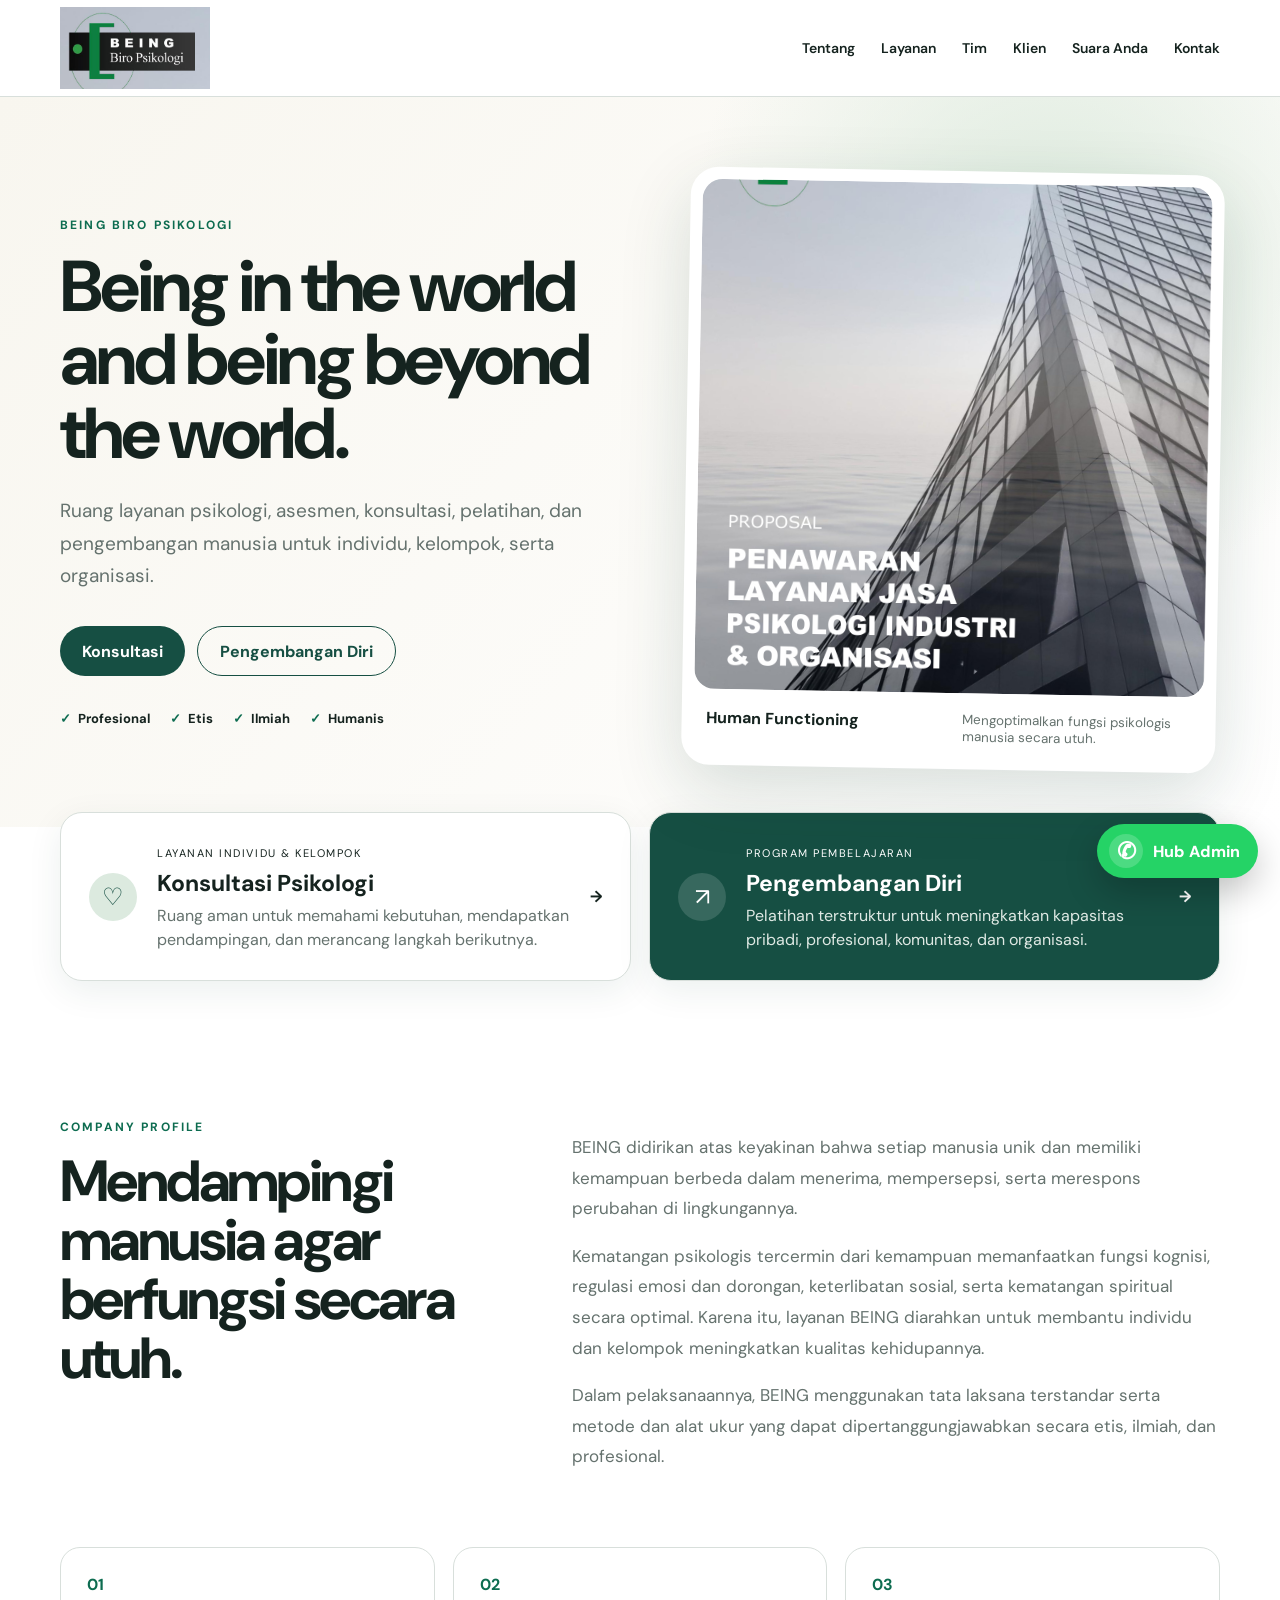
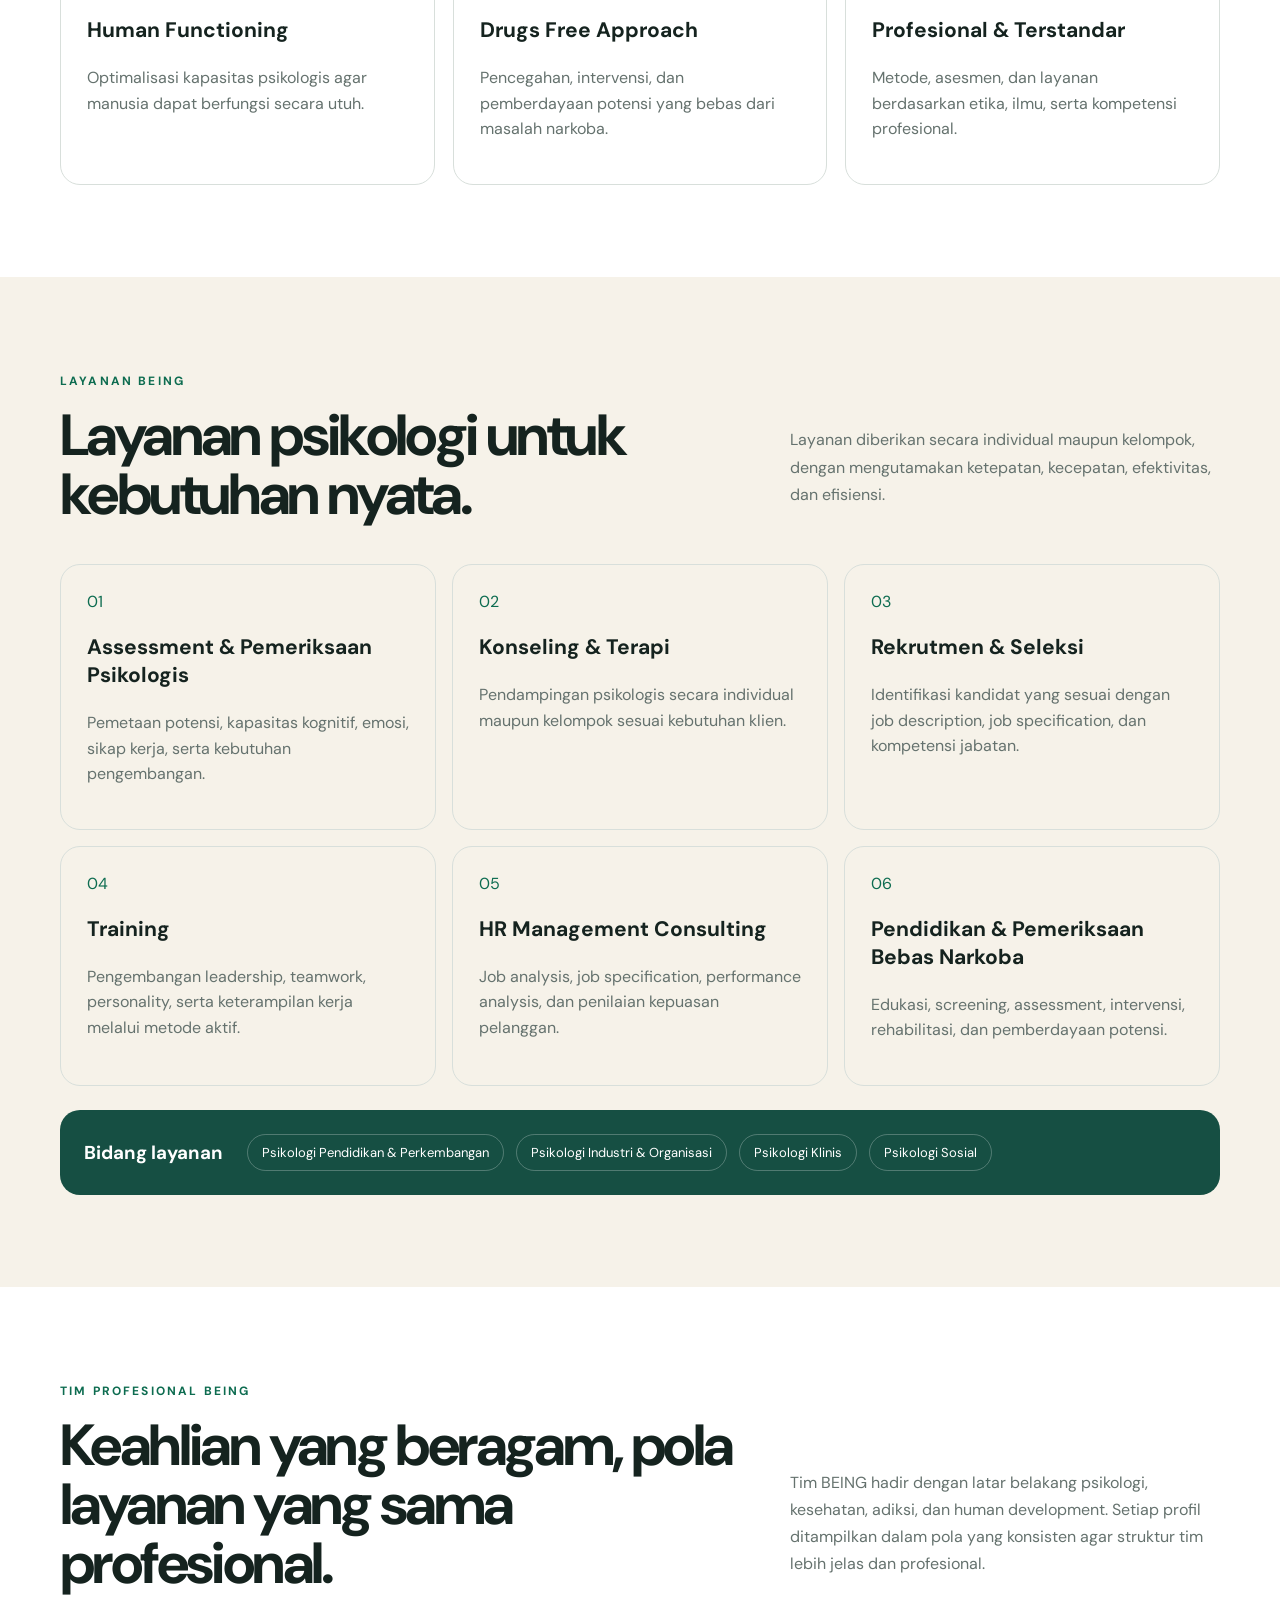
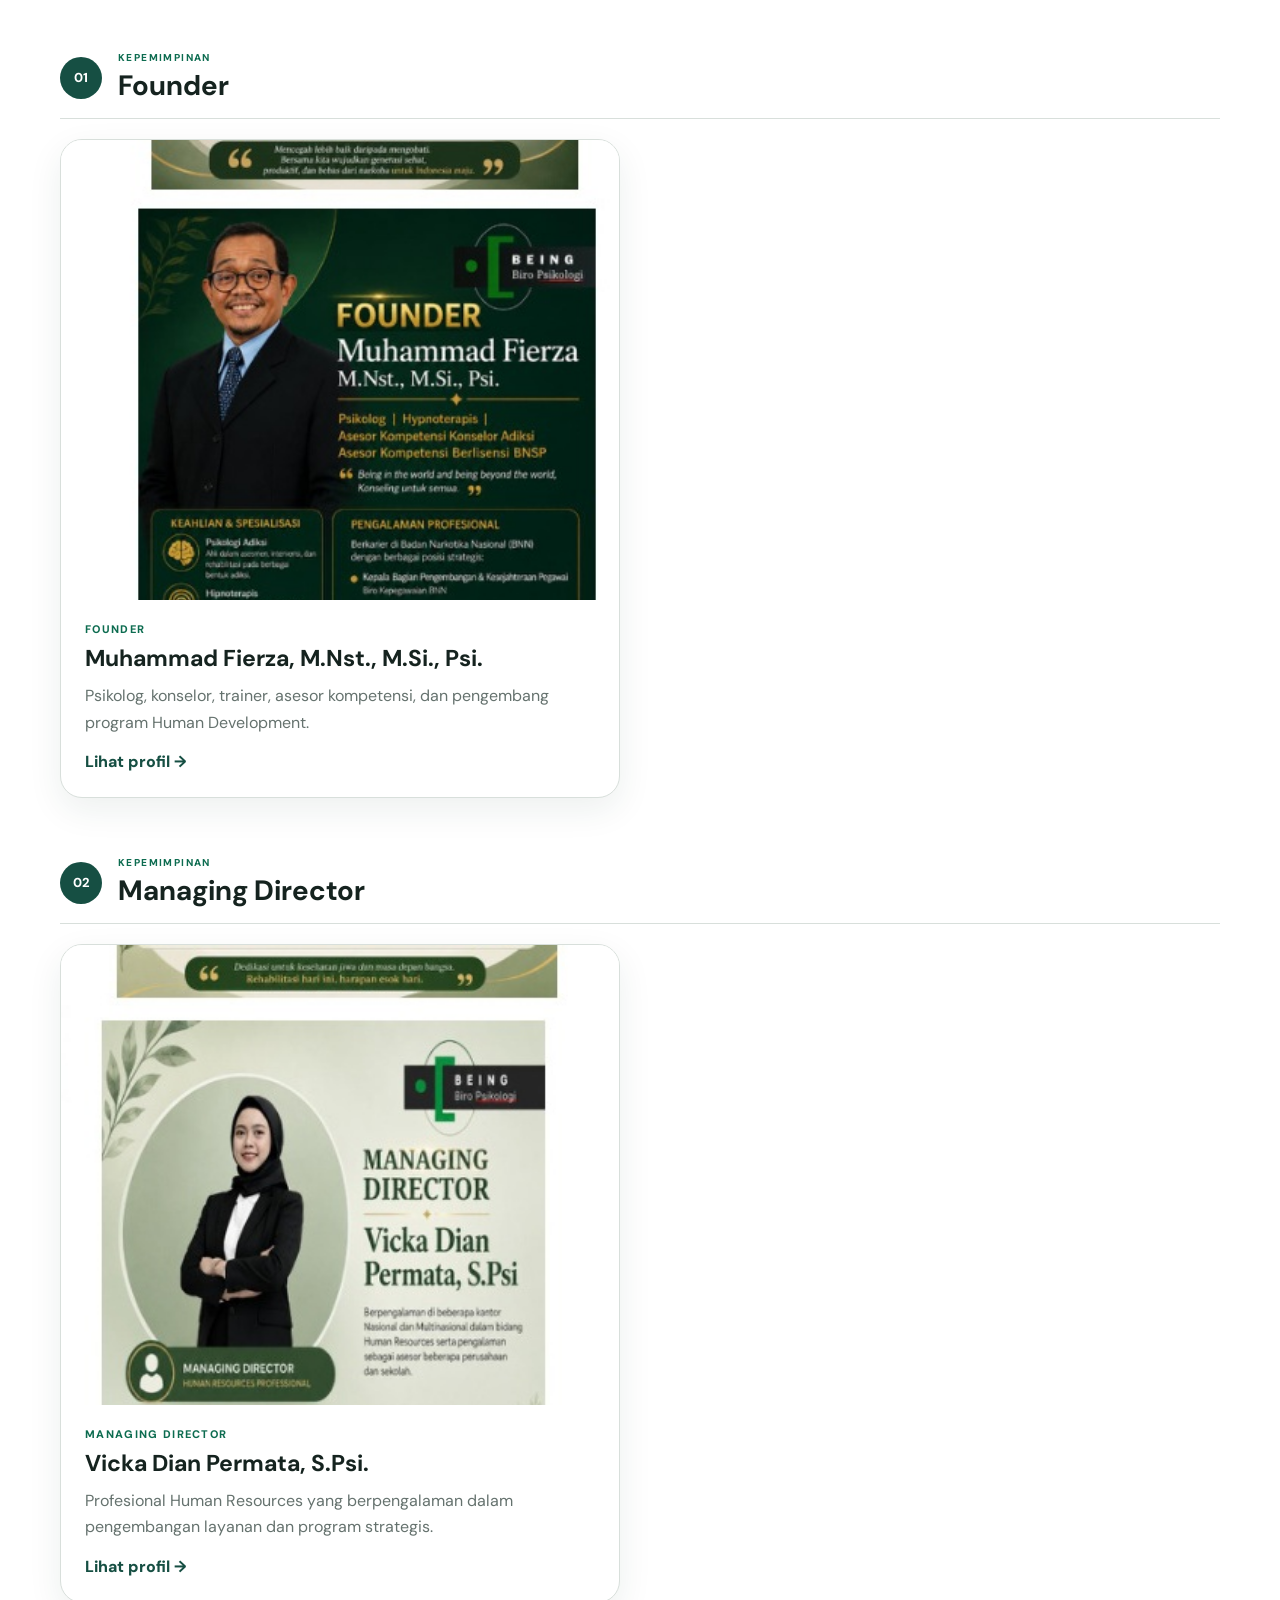
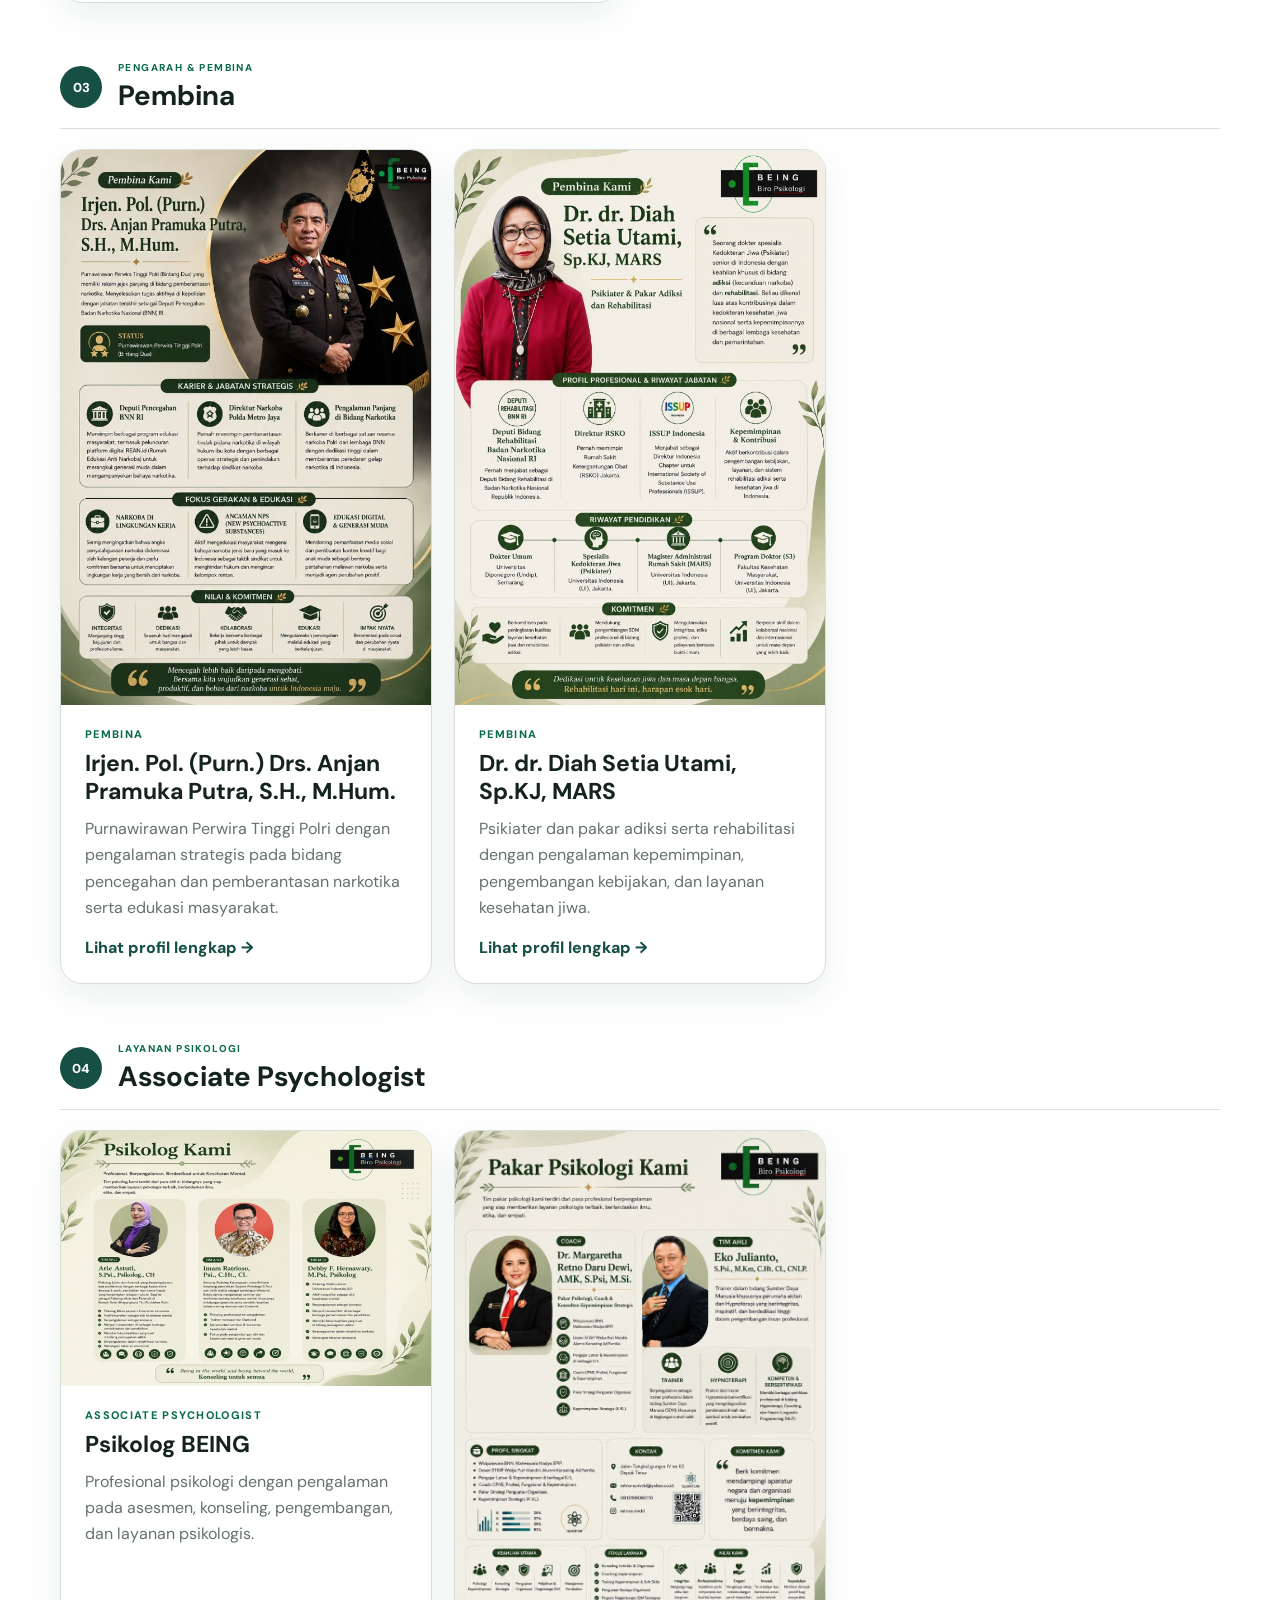
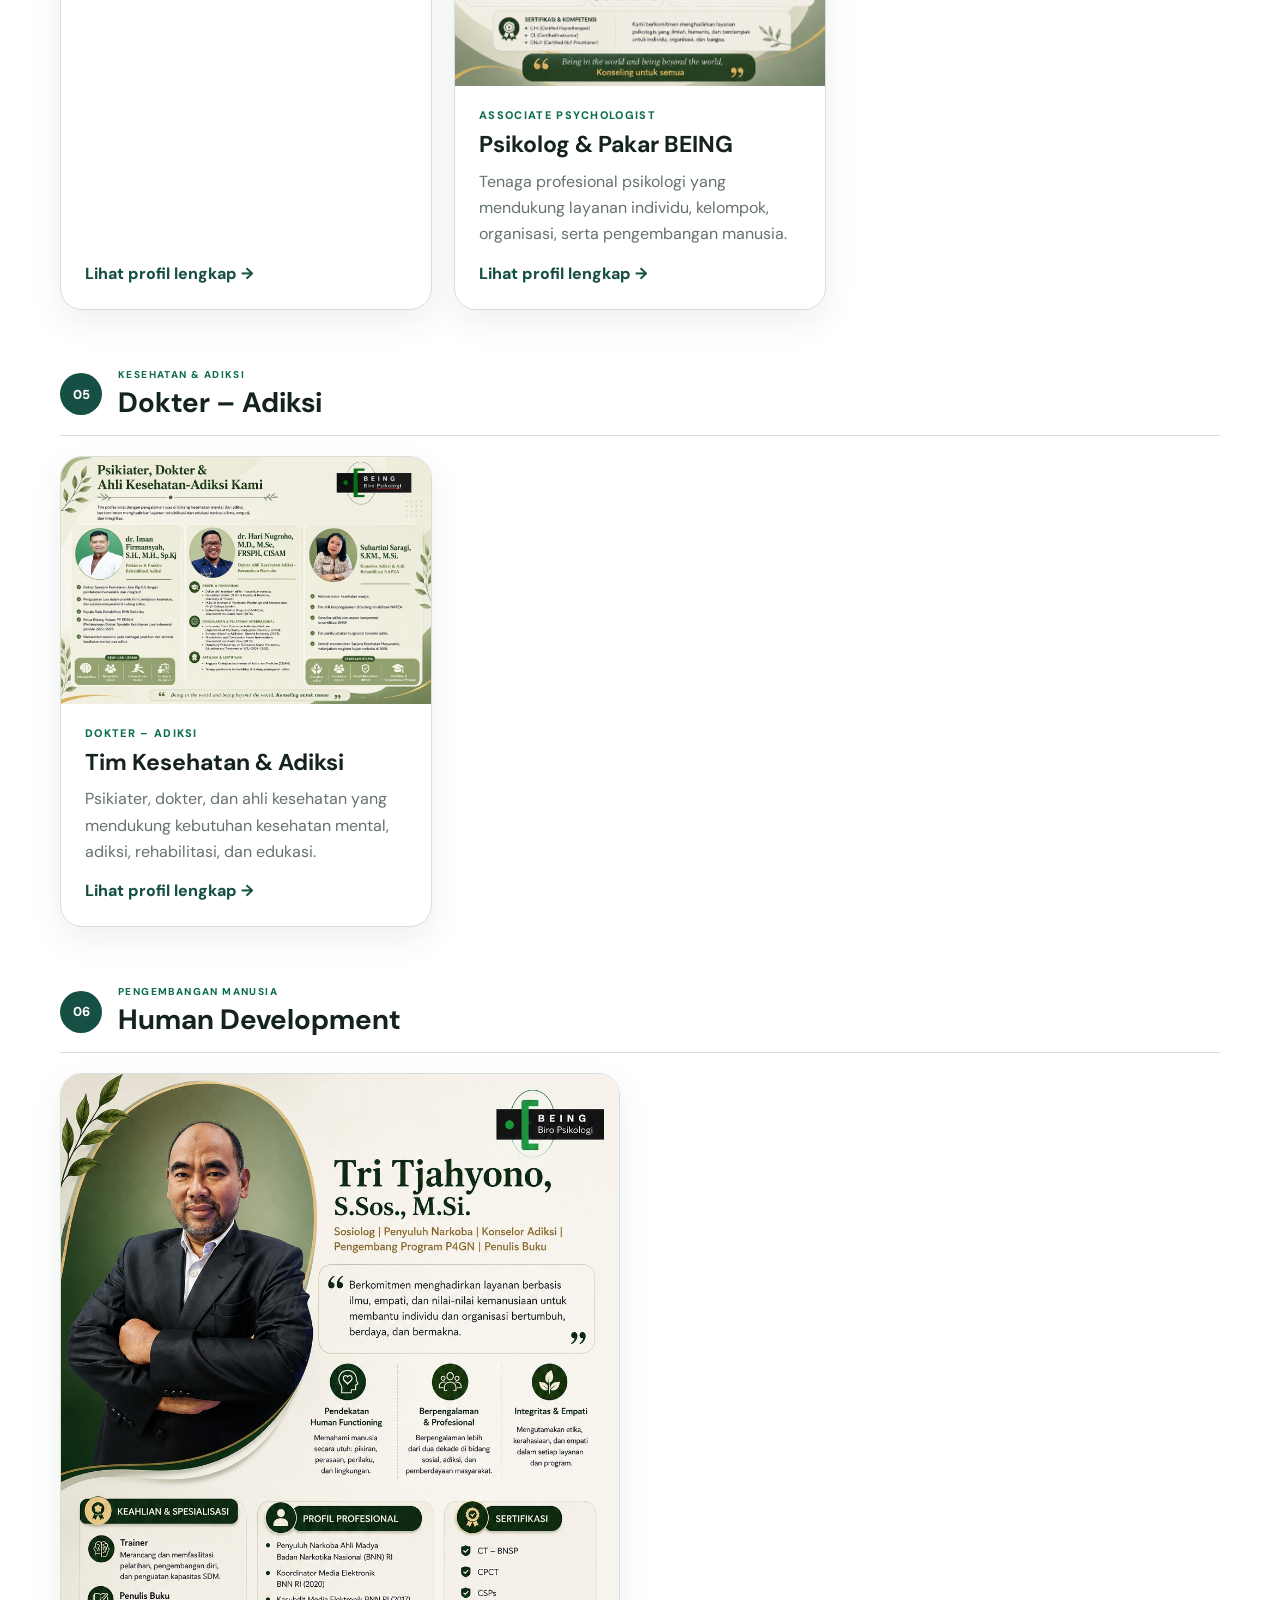
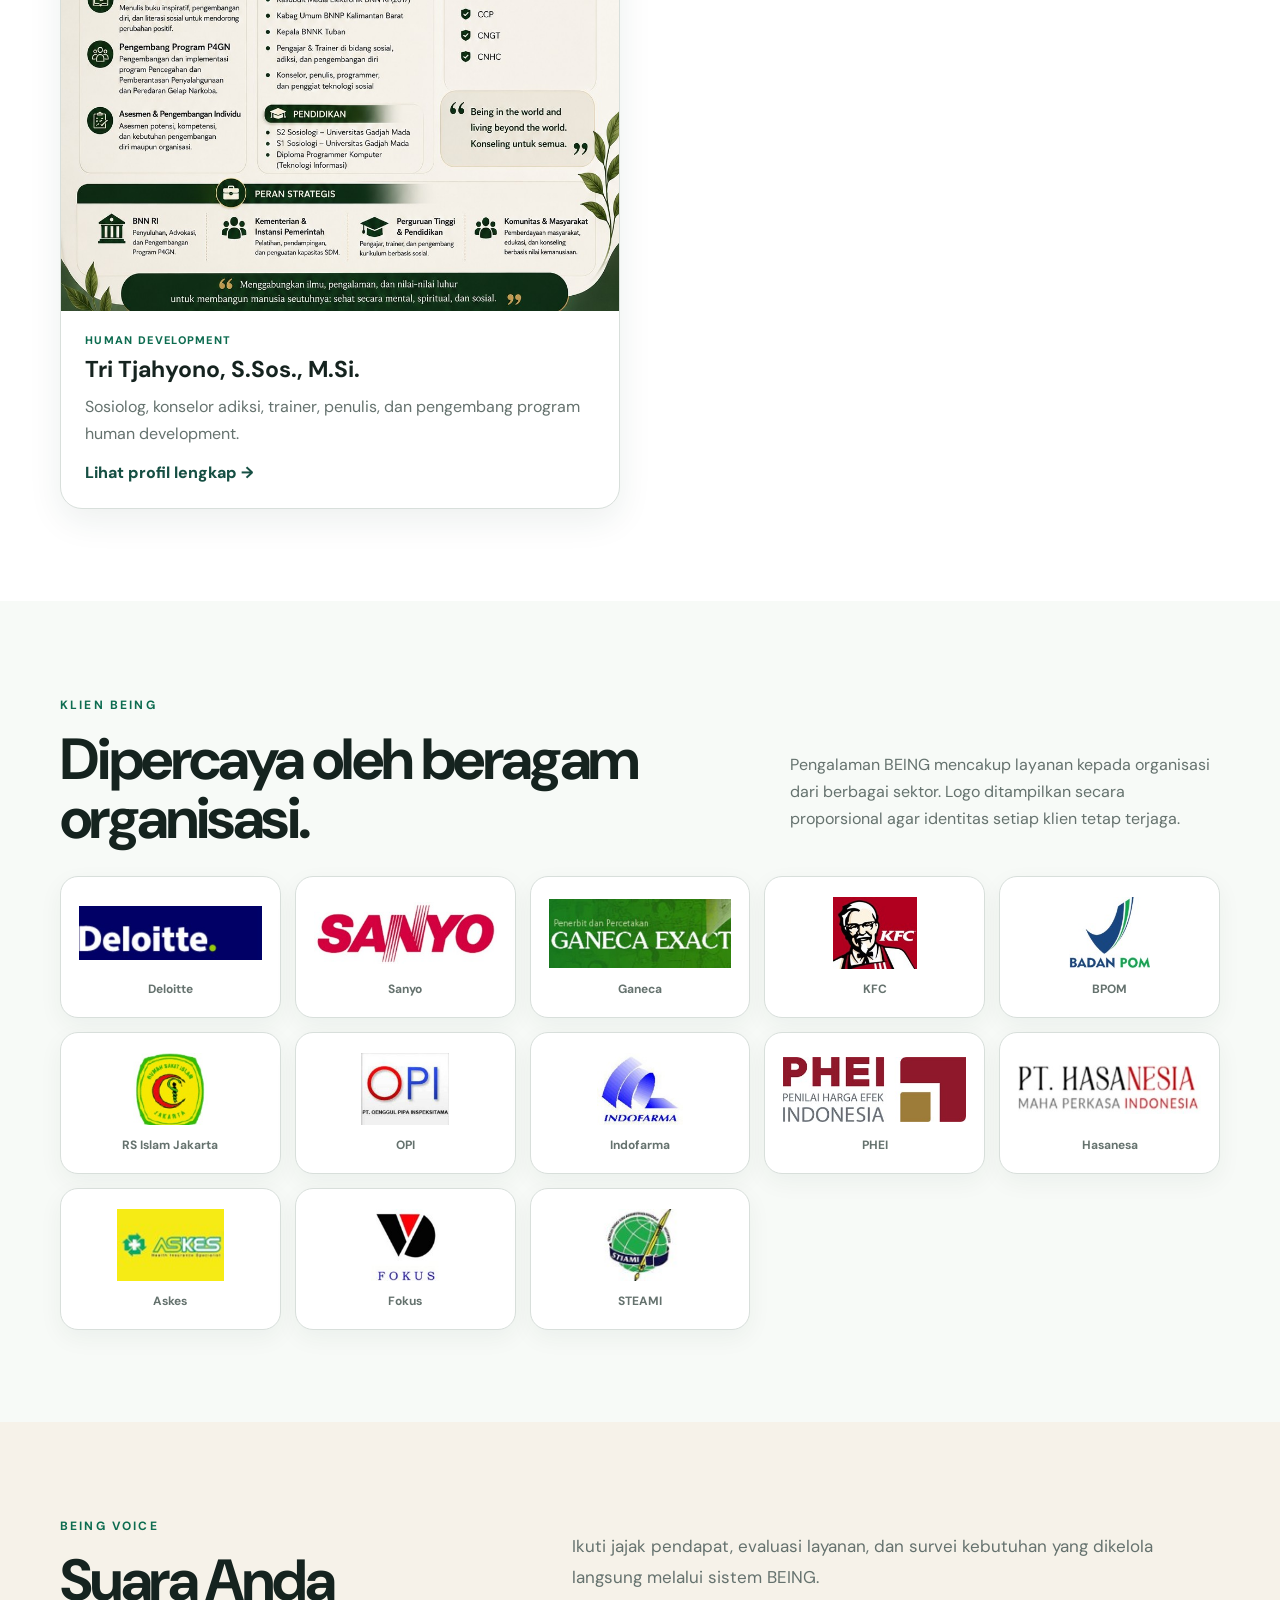
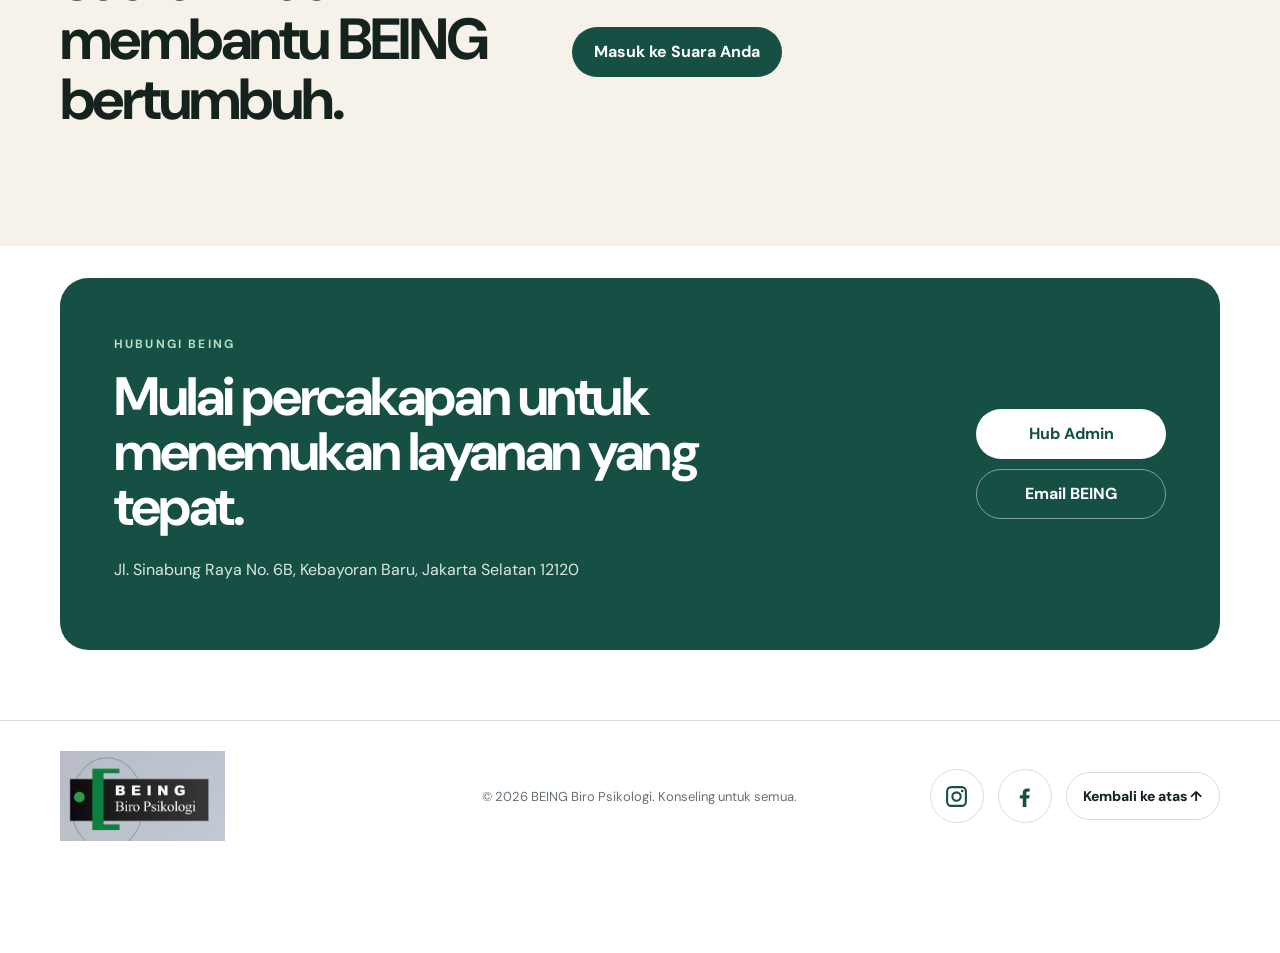
<file: index.html>
<!doctype html>
<html lang="id">
<head>
  <meta charset="utf-8">
  <meta name="viewport" content="width=device-width,initial-scale=1,viewport-fit=cover">
  <meta name="theme-color" content="#164f43">
  <meta name="description" content="BEING Biro Psikologi — layanan psikologi, konsultasi, asesmen, pelatihan, dan pengembangan manusia.">
  <title>BEING Biro Psikologi</title>
  <link rel="manifest" href="manifest.webmanifest">
  <link rel="icon" href="assets/being-logo.png">
  <link rel="stylesheet" href="assets/style.css?v=3.0.1">
</head>
<body>
  <header class="topbar">
    <div class="container nav">
      <a class="brand" href="#beranda"><img src="assets/being-logo.png" alt="BEING Biro Psikologi"></a>
      <button class="menu" id="menuBtn" aria-label="Buka menu">☰</button>
      <nav id="navMenu">
        <a href="#tentang">Tentang</a>
        <a href="#layanan">Layanan</a>
        <a href="#tim">Tim</a>
        <a href="#klien">Klien</a>
        <a href="suara-anda.html">Suara Anda</a>
        <a href="#kontak">Kontak</a>
      </nav>
    </div>
  </header>

  <main id="beranda">
    <section class="hero">
      <div class="container hero-grid">
        <div class="hero-copy">
          <span class="kicker">BEING BIRO PSIKOLOGI</span>
          <h1>Being in the world and being beyond the world.</h1>
          <p>Ruang layanan psikologi, asesmen, konsultasi, pelatihan, dan pengembangan manusia untuk individu, kelompok, serta organisasi.</p>
          <div class="actions">
            <a class="btn primary" id="dashboardConsultation" data-config-link="CONSULTATION_URL" href="konsultasi.html">Konsultasi</a>
            <a class="btn secondary" id="dashboardHds" data-config-link="LMS_URL" href="human-development-series.html">Pengembangan Diri</a>
          </div>
          <div class="trust">
            <span>Profesional</span><span>Etis</span><span>Ilmiah</span><span>Humanis</span>
          </div>
        </div>
        <div class="hero-card">
          <img src="assets/cover.jpg" alt="Profil BEING Biro Psikologi">
          <div class="hero-card-caption">
            <strong>Human Functioning</strong>
            <small>Mengoptimalkan fungsi psikologis manusia secara utuh.</small>
          </div>
        </div>
      </div>
    </section>

    <section class="quick-access">
      <div class="container access-grid">
        <a data-config-link="CONSULTATION_URL" href="konsultasi.html" class="access-card">
          <span class="icon">♡</span>
          <div><small>LAYANAN INDIVIDU & KELOMPOK</small><h3>Konsultasi Psikologi</h3><p>Ruang aman untuk memahami kebutuhan, mendapatkan pendampingan, dan merancang langkah berikutnya.</p></div>
          <b>→</b>
        </a>
        <a data-config-link="LMS_URL" href="human-development-series.html" class="access-card dark">
          <span class="icon">↗</span>
          <div><small>PROGRAM PEMBELAJARAN</small><h3>Pengembangan Diri</h3><p>Pelatihan terstruktur untuk meningkatkan kapasitas pribadi, profesional, komunitas, dan organisasi.</p></div>
          <b>→</b>
        </a>
      </div>
    </section>

    <section class="section" id="tentang">
      <div class="container split">
        <div>
          <span class="kicker">COMPANY PROFILE</span>
          <h2>Mendampingi manusia agar berfungsi secara utuh.</h2>
        </div>
        <div class="body-copy">
          <p>BEING didirikan atas keyakinan bahwa setiap manusia unik dan memiliki kemampuan berbeda dalam menerima, mempersepsi, serta merespons perubahan di lingkungannya.</p>
          <p>Kematangan psikologis tercermin dari kemampuan memanfaatkan fungsi kognisi, regulasi emosi dan dorongan, keterlibatan sosial, serta kematangan spiritual secara optimal. Karena itu, layanan BEING diarahkan untuk membantu individu dan kelompok meningkatkan kualitas kehidupannya.</p>
          <p>Dalam pelaksanaannya, BEING menggunakan tata laksana terstandar serta metode dan alat ukur yang dapat dipertanggungjawabkan secara etis, ilmiah, dan profesional.</p>
        </div>
      </div>
      <div class="container values">
        <article><b>01</b><h3>Human Functioning</h3><p>Optimalisasi kapasitas psikologis agar manusia dapat berfungsi secara utuh.</p></article>
        <article><b>02</b><h3>Drugs Free Approach</h3><p>Pencegahan, intervensi, dan pemberdayaan potensi yang bebas dari masalah narkoba.</p></article>
        <article><b>03</b><h3>Profesional & Terstandar</h3><p>Metode, asesmen, dan layanan berdasarkan etika, ilmu, serta kompetensi profesional.</p></article>
      </div>
    </section>

    <section class="section muted" id="layanan">
      <div class="container">
        <div class="section-head">
          <div><span class="kicker">LAYANAN BEING</span><h2>Layanan psikologi untuk kebutuhan nyata.</h2></div>
          <p>Layanan diberikan secara individual maupun kelompok, dengan mengutamakan ketepatan, kecepatan, efektivitas, dan efisiensi.</p>
        </div>
        <div class="services">
          <article><span>01</span><h3>Assessment & Pemeriksaan Psikologis</h3><p>Pemetaan potensi, kapasitas kognitif, emosi, sikap kerja, serta kebutuhan pengembangan.</p></article>
          <article><span>02</span><h3>Konseling & Terapi</h3><p>Pendampingan psikologis secara individual maupun kelompok sesuai kebutuhan klien.</p></article>
          <article><span>03</span><h3>Rekrutmen & Seleksi</h3><p>Identifikasi kandidat yang sesuai dengan job description, job specification, dan kompetensi jabatan.</p></article>
          <article><span>04</span><h3>Training</h3><p>Pengembangan leadership, teamwork, personality, serta keterampilan kerja melalui metode aktif.</p></article>
          <article><span>05</span><h3>HR Management Consulting</h3><p>Job analysis, job specification, performance analysis, dan penilaian kepuasan pelanggan.</p></article>
          <article><span>06</span><h3>Pendidikan & Pemeriksaan Bebas Narkoba</h3><p>Edukasi, screening, assessment, intervensi, rehabilitasi, dan pemberdayaan potensi.</p></article>
        </div>
        <div class="scope">
          <h3>Bidang layanan</h3>
          <span>Psikologi Pendidikan & Perkembangan</span>
          <span>Psikologi Industri & Organisasi</span>
          <span>Psikologi Klinis</span>
          <span>Psikologi Sosial</span>
        </div>
      </div>
    </section>

    <section class="section" id="tim">
      <div class="container">
        <div class="section-head">
          <div><span class="kicker">TIM PROFESIONAL BEING</span><h2>Keahlian yang beragam, pola layanan yang sama profesional.</h2></div>
          <p>Tim BEING hadir dengan latar belakang psikologi, kesehatan, adiksi, dan human development. Setiap profil ditampilkan dalam pola yang konsisten agar struktur tim lebih jelas dan profesional.</p>
        </div>

        <div class="team-role-block">
          <div class="team-role-head"><span>01</span><div><small>KEPEMIMPINAN</small><h3>Founder</h3></div></div>
          <div class="team-gallery team-gallery-lead">
            <article class="team-profile-card person-card">
              <a href="assets/muhammad-fierza-founder.jpg" target="_blank" rel="noopener"><img src="assets/muhammad-fierza-founder.jpg" alt="Muhammad Fierza, Founder BEING"></a>
              <div class="team-card-copy"><small>FOUNDER</small><h3>Muhammad Fierza, M.Nst., M.Si., Psi.</h3><p>Psikolog, konselor, trainer, asesor kompetensi, dan pengembang program Human Development.</p><a class="team-profile-link" href="assets/muhammad-fierza-founder.jpg" target="_blank" rel="noopener">Lihat profil →</a></div>
            </article>
          </div>
        </div>

        <div class="team-role-block">
          <div class="team-role-head"><span>02</span><div><small>KEPEMIMPINAN</small><h3>Managing Director</h3></div></div>
          <div class="team-gallery team-gallery-lead">
            <article class="team-profile-card person-card">
              <a href="assets/vicka-dian-managing-director.jpg" target="_blank" rel="noopener"><img src="assets/vicka-dian-managing-director.jpg" alt="Vicka Dian Permata, Managing Director BEING"></a>
              <div class="team-card-copy"><small>MANAGING DIRECTOR</small><h3>Vicka Dian Permata, S.Psi.</h3><p>Profesional Human Resources yang berpengalaman dalam pengembangan layanan dan program strategis.</p><a class="team-profile-link" href="assets/vicka-dian-managing-director.jpg" target="_blank" rel="noopener">Lihat profil →</a></div>
            </article>
          </div>
        </div>

        <div class="team-role-block">
          <div class="team-role-head"><span>03</span><div><small>PENGARAH & PEMBINA</small><h3>Pembina</h3></div></div>
          <div class="team-gallery">
            <article class="team-profile-card profile-poster-card">
              <a href="assets/team/pembina-anjan.jpg" target="_blank" rel="noopener"><img src="assets/team/pembina-anjan.jpg" alt="Irjen. Pol. (Purn.) Drs. Anjan Pramuka Putra, S.H., M.Hum., Pembina BEING"></a>
              <div class="team-card-copy"><small>PEMBINA</small><h3>Irjen. Pol. (Purn.) Drs. Anjan Pramuka Putra, S.H., M.Hum.</h3><p>Purnawirawan Perwira Tinggi Polri dengan pengalaman strategis pada bidang pencegahan dan pemberantasan narkotika serta edukasi masyarakat.</p><a class="team-profile-link" href="assets/team/pembina-anjan.jpg" target="_blank" rel="noopener">Lihat profil lengkap →</a></div>
            </article>
            <article class="team-profile-card profile-poster-card">
              <a href="assets/team/pembina-diah.jpg" target="_blank" rel="noopener"><img src="assets/team/pembina-diah.jpg" alt="Dr. dr. Diah Setia Utami, Sp.KJ, MARS, Pembina BEING"></a>
              <div class="team-card-copy"><small>PEMBINA</small><h3>Dr. dr. Diah Setia Utami, Sp.KJ, MARS</h3><p>Psikiater dan pakar adiksi serta rehabilitasi dengan pengalaman kepemimpinan, pengembangan kebijakan, dan layanan kesehatan jiwa.</p><a class="team-profile-link" href="assets/team/pembina-diah.jpg" target="_blank" rel="noopener">Lihat profil lengkap →</a></div>
            </article>
          </div>
        </div>

        <div class="team-role-block">
          <div class="team-role-head"><span>04</span><div><small>LAYANAN PSIKOLOGI</small><h3>Associate Psychologist</h3></div></div>
          <div class="team-gallery">
            <article class="team-profile-card profile-poster-card"><a href="assets/team/psikolog-1.jpg" target="_blank" rel="noopener"><img src="assets/team/psikolog-1.jpg" alt="Associate Psychologist BEING"></a><div class="team-card-copy"><small>ASSOCIATE PSYCHOLOGIST</small><h3>Psikolog BEING</h3><p>Profesional psikologi dengan pengalaman pada asesmen, konseling, pengembangan, dan layanan psikologis.</p><a class="team-profile-link" href="assets/team/psikolog-1.jpg" target="_blank" rel="noopener">Lihat profil lengkap →</a></div></article>
            <article class="team-profile-card profile-poster-card"><a href="assets/team/psikolog-2.jpg" target="_blank" rel="noopener"><img src="assets/team/psikolog-2.jpg" alt="Associate Psychologist dan pakar psikologi BEING"></a><div class="team-card-copy"><small>ASSOCIATE PSYCHOLOGIST</small><h3>Psikolog & Pakar BEING</h3><p>Tenaga profesional psikologi yang mendukung layanan individu, kelompok, organisasi, serta pengembangan manusia.</p><a class="team-profile-link" href="assets/team/psikolog-2.jpg" target="_blank" rel="noopener">Lihat profil lengkap →</a></div></article>
          </div>
        </div>

        <div class="team-role-block">
          <div class="team-role-head"><span>05</span><div><small>KESEHATAN & ADIKSI</small><h3>Dokter – Adiksi</h3></div></div>
          <div class="team-gallery">
            <article class="team-profile-card profile-poster-card"><a href="assets/team/dokter-adiksi.jpg" target="_blank" rel="noopener"><img src="assets/team/dokter-adiksi.jpg" alt="Psikiater, dokter, dan ahli kesehatan-adiksi BEING"></a><div class="team-card-copy"><small>DOKTER – ADIKSI</small><h3>Tim Kesehatan & Adiksi</h3><p>Psikiater, dokter, dan ahli kesehatan yang mendukung kebutuhan kesehatan mental, adiksi, rehabilitasi, dan edukasi.</p><a class="team-profile-link" href="assets/team/dokter-adiksi.jpg" target="_blank" rel="noopener">Lihat profil lengkap →</a></div></article>
          </div>
        </div>

        <div class="team-role-block">
          <div class="team-role-head"><span>06</span><div><small>PENGEMBANGAN MANUSIA</small><h3>Human Development</h3></div></div>
          <div class="team-gallery team-gallery-lead">
            <article class="team-profile-card profile-poster-card"><a href="assets/team/tri-tjahyono-profile2.jpg" target="_blank" rel="noopener"><img src="assets/team/tri-tjahyono-profile2.jpg" alt="Tri Tjahyono, Human Development BEING"></a><div class="team-card-copy"><small>HUMAN DEVELOPMENT</small><h3>Tri Tjahyono, S.Sos., M.Si.</h3><p>Sosiolog, konselor adiksi, trainer, penulis, dan pengembang program human development.</p><a class="team-profile-link" href="assets/team/tri-tjahyono-profile2.jpg" target="_blank" rel="noopener">Lihat profil lengkap →</a></div></article>
          </div>
        </div>
      </div>
    </section>

    <section class="section clients" id="klien">
      <div class="container">
        <div class="section-head client-section-head"><div><span class="kicker">KLIEN BEING</span><h2>Dipercaya oleh beragam organisasi.</h2></div><p>Pengalaman BEING mencakup layanan kepada organisasi dari berbagai sektor. Logo ditampilkan secara proporsional agar identitas setiap klien tetap terjaga.</p></div>
        <div class="client-logo-grid">
          <article class="client-logo-card"><img src="assets/clients/deloitte.jpg" alt="Logo Deloitte" loading="lazy"><span>Deloitte</span></article>
          <article class="client-logo-card"><img src="assets/clients/sanyo.jpg" alt="Logo Sanyo" loading="lazy"><span>Sanyo</span></article>
          <article class="client-logo-card"><img src="assets/clients/ganeca.jpg" alt="Logo Ganeca" loading="lazy"><span>Ganeca</span></article>
          <article class="client-logo-card"><img src="assets/clients/kfc.jpg" alt="Logo KFC" loading="lazy"><span>KFC</span></article>
          <article class="client-logo-card"><img src="assets/clients/bpom.jpg" alt="Logo BPOM" loading="lazy"><span>BPOM</span></article>
          <article class="client-logo-card"><img src="assets/clients/RSI.jpg" alt="Logo RS Islam Jakarta" loading="lazy"><span>RS Islam Jakarta</span></article>
          <article class="client-logo-card"><img src="assets/clients/OPI.jpg" alt="Logo OPI" loading="lazy"><span>OPI</span></article>
          <article class="client-logo-card"><img src="assets/clients/indofarma.jpg" alt="Logo Indofarma" loading="lazy"><span>Indofarma</span></article>
          <article class="client-logo-card"><img src="assets/clients/phei.jpg" alt="Logo PHEI" loading="lazy"><span>PHEI</span></article>
          <article class="client-logo-card"><img src="assets/clients/hasanesa.jpg" alt="Logo Hasanesa" loading="lazy"><span>Hasanesa</span></article>
          <article class="client-logo-card"><img src="assets/clients/askes.jpg" alt="Logo Askes" loading="lazy"><span>Askes</span></article>
          <article class="client-logo-card"><img src="assets/clients/fokus.jpg" alt="Logo Fokus" loading="lazy"><span>Fokus</span></article>
          <article class="client-logo-card"><img src="assets/clients/steami.jpg" alt="Logo STEAMI" loading="lazy"><span>STEAMI</span></article>
        </div>
      </div>
    </section>

    <section class="section muted" id="suara-anda">
      <div class="container split">
        <div>
          <span class="kicker">BEING VOICE</span>
          <h2>Suara Anda membantu BEING bertumbuh.</h2>
        </div>
        <div class="body-copy">
          <p>Ikuti jajak pendapat, evaluasi layanan, dan survei kebutuhan yang dikelola langsung melalui sistem BEING.</p>
          <div class="actions"><a class="btn primary" id="dashboardVoice" data-config-link="VOICE_URL" href="suara-anda.html">Masuk ke Suara Anda</a></div>
        </div>
      </div>
    </section>

    <section class="cta" id="kontak">
      <div class="container cta-box">
        <div>
          <span class="kicker light">HUBUNGI BEING</span>
          <h2>Mulai percakapan untuk menemukan layanan yang tepat.</h2>
          <p>Jl. Sinabung Raya No. 6B, Kebayoran Baru, Jakarta Selatan 12120</p>
        </div>
        <div class="cta-actions">
          <a class="btn white" href="https://wa.me/6287775087431" target="_blank" rel="noopener">Hub Admin</a>
          <a class="btn ghost" href="mailto:info@beingpsikologi.com">Email BEING</a>
        </div>
      </div>
    </section>
  </main>

  <footer>
    <div class="container footer-grid">
      <img src="assets/being-logo.png" alt="BEING Biro Psikologi">
      <p>© 2026 BEING Biro Psikologi. Konseling untuk semua.</p>
      <div class="footer-links" aria-label="Media sosial dan navigasi footer">
        <a class="social-icon instagram" href="https://www.instagram.com/wearebeing.id/" target="_blank" rel="noopener" aria-label="Instagram @wearebeing.id" title="Instagram @wearebeing.id">
          <svg viewBox="0 0 24 24" aria-hidden="true"><path d="M7 2h10a5 5 0 0 1 5 5v10a5 5 0 0 1-5 5H7a5 5 0 0 1-5-5V7a5 5 0 0 1 5-5Zm0 2a3 3 0 0 0-3 3v10a3 3 0 0 0 3 3h10a3 3 0 0 0 3-3V7a3 3 0 0 0-3-3H7Zm10.5 1.5a1.25 1.25 0 1 1 0 2.5 1.25 1.25 0 0 1 0-2.5ZM12 7a5 5 0 1 1 0 10 5 5 0 0 1 0-10Zm0 2a3 3 0 1 0 0 6 3 3 0 0 0 0-6Z"/></svg>
        </a>
        <a class="social-icon facebook" href="https://www.facebook.com/search/top?q=being%20biro%20psikologi" target="_blank" rel="noopener" aria-label="Facebook Being Biro Psikologi" title="Facebook Being Biro Psikologi">
          <svg viewBox="0 0 24 24" aria-hidden="true"><path d="M13.8 22v-8h2.7l.4-3.1h-3.1V8.9c0-.9.3-1.6 1.6-1.6H17V4.5c-.3 0-1.3-.1-2.5-.1-2.5 0-4.2 1.5-4.2 4.3v2.2H7.5V14h2.8v8h3.5Z"/></svg>
        </a>
        <a class="back-top" href="#beranda" aria-label="Kembali ke atas">Kembali ke atas ↑</a>
      </div>
    </div>
  </footer>
  <script src="assets/config.js?v=3.0"></script>
  <script src="assets/app.js?v=3.0.1"></script>

  <a class="floating-wa"
     href="https://wa.me/6287775087431"
     target="_blank"
     rel="noopener"
     aria-label="Hubungi Admin BEING melalui WhatsApp"
     title="Hub Admin">
    <span class="floating-wa-icon">✆</span>
    <span class="floating-wa-text">Hub Admin</span>
  </a>

  <script src="assets/admin-whatsapp.js?v=3.0.1-final"></script>
</body>
</html>
</file>
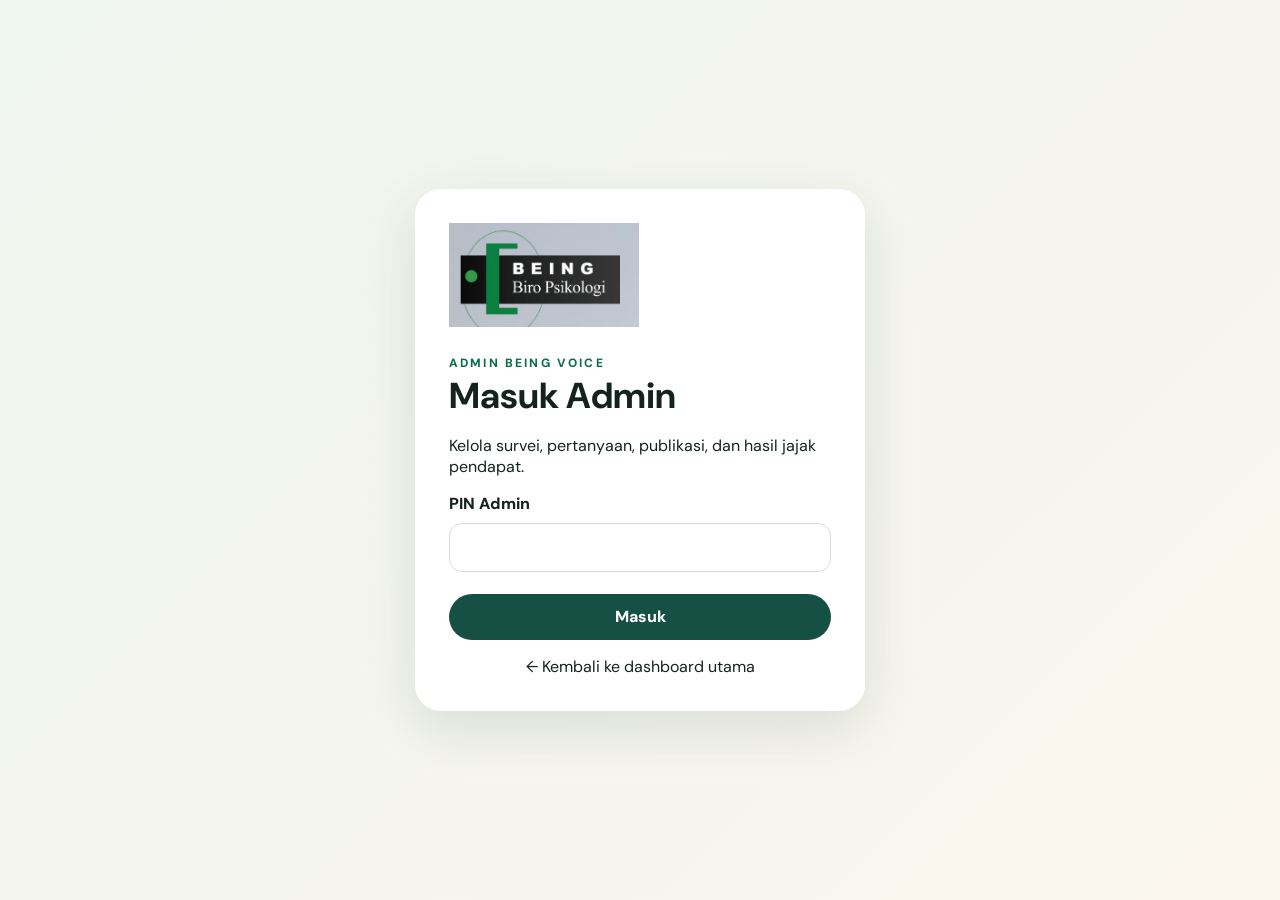
<file: admin.html>
<!doctype html>
<html lang="id"><head>
<meta charset="utf-8"><meta name="viewport" content="width=device-width,initial-scale=1">
<meta name="theme-color" content="#164f43"><title>Admin BEING Voice</title>
<link rel="stylesheet" href="assets/style.css"><link rel="stylesheet" href="assets/voice.css">
</head><body class="voice-page">
<div id="loginView" class="admin-login">
  <form id="loginForm" class="login-card">
    <img src="assets/being-logo.png" alt="BEING">
    <span class="voice-kicker">ADMIN BEING VOICE</span>
    <h1>Masuk Admin</h1>
    <p>Kelola survei, pertanyaan, publikasi, dan hasil jajak pendapat.</p>
    <div class="form-field"><label>PIN Admin</label><input id="adminPin" class="form-control" type="password" required autocomplete="current-password"></div>
    <div id="loginNotice"></div>
    <button class="voice-btn primary" style="width:100%" type="submit">Masuk</button>
    <a href="index.html" style="display:block;text-align:center;margin-top:16px">← Kembali ke dashboard utama</a>
  </form>
</div>

<div id="adminView" class="admin-layout" hidden>
  <aside class="admin-sidebar">
    <img src="assets/being-logo.png" alt="BEING">
    <nav class="admin-menu">
      <button class="active" data-panel="overview">Ringkasan</button>
      <button data-panel="surveys">Kelola Survei</button>
      <button data-panel="builder">Pertanyaan</button>
      <button data-panel="results">Hasil & Grafik</button>
      <button id="logoutBtn">Keluar</button>
    </nav>
  </aside>
  <main class="admin-main">
    <header class="admin-header">
      <div><span class="voice-kicker">BEING VOICE</span><h1 id="panelTitle">Ringkasan</h1></div>
      <button class="voice-btn primary" id="newSurveyBtn">+ Buat Survei</button>
    </header>

    <section class="admin-panel active" id="panel-overview">
      <div class="stats-grid" id="statsGrid"></div>
      <div class="admin-card"><div class="admin-card-head"><h2>Survei terbaru</h2></div><div id="recentSurveys"></div></div>
    </section>

    <section class="admin-panel" id="panel-surveys">
      <div class="admin-card">
        <div class="admin-card-head"><h2>Daftar Survei</h2><button class="voice-btn primary small" id="newSurveyBtn2">Tambah</button></div>
        <div class="table-wrap"><table class="admin-table"><thead><tr><th>Judul</th><th>Kategori</th><th>Status</th><th>Pertanyaan</th><th>Respon</th><th>Aksi</th></tr></thead><tbody id="surveyTable"></tbody></table></div>
      </div>
    </section>

    <section class="admin-panel" id="panel-builder">
      <div class="builder-grid">
        <div class="admin-card">
          <div class="admin-card-head"><h2>Pilih Survei</h2></div>
          <select id="builderSurvey" class="form-control"></select>
          <hr style="border:0;border-top:1px solid var(--bv-line);margin:20px 0">
          <form id="questionForm">
            <input type="hidden" id="questionId">
            <div class="form-field"><label>Pertanyaan</label><textarea id="questionText" class="form-control" required></textarea></div>
            <div class="form-field"><label>Jenis Jawaban</label>
              <select id="questionType" class="form-control">
                <option value="radio">Pilihan tunggal</option><option value="checkbox">Pilihan lebih dari satu</option>
                <option value="scale5">Skala 1–5</option><option value="scale10">Skala 1–10</option>
                <option value="yesno">Ya / Tidak</option><option value="text">Jawaban singkat</option><option value="textarea">Jawaban panjang</option><option value="file">Upload berkas</option>
              </select>
            </div>
            <div class="form-field" id="optionsWrap"><label>Pilihan jawaban</label><textarea id="questionOptions" class="form-control" placeholder="Satu pilihan per baris"></textarea></div>
            <div id="fileSettingsWrap" hidden>
              <div class="form-field"><label>Jenis berkas yang diizinkan</label>
                <select id="fileAccept" class="form-control">
                  <option value=".pdf,.jpg,.jpeg,.png,.doc,.docx">PDF, JPG/PNG, DOC/DOCX</option>
                  <option value=".pdf">PDF saja</option>
                  <option value=".jpg,.jpeg,.png">Gambar JPG/PNG</option>
                  <option value=".doc,.docx">Word DOC/DOCX</option>
                </select>
              </div>
              <div class="form-field"><label>Ukuran maksimum</label>
                <select id="fileMaxMb" class="form-control">
                  <option value="5">5 MB</option>
                  <option value="10">10 MB</option>
                  <option value="15">15 MB</option>
                </select>
              </div>
              <small>Berkas responden akan disimpan ke Google Drive BEING dan link-nya tercatat pada hasil form.</small>
            </div>
            <label class="option"><input id="questionRequired" type="checkbox"><span>Wajib dijawab</span></label>
            <button class="voice-btn primary" style="width:100%;margin-top:16px" type="submit">Simpan Pertanyaan</button>
          </form>
        </div>
        <div class="admin-card">
          <div class="admin-card-head"><h2>Daftar Pertanyaan</h2><span id="questionCount"></span></div>
          <div id="questionList" class="question-builder-list"></div>
        </div>
      </div>
    </section>

    <section class="admin-panel" id="panel-results">
      <div class="admin-card">
        <div class="admin-card-head"><h2>Hasil Survei</h2><button class="voice-btn secondary small" id="exportCsvBtn">Unduh CSV</button></div>
        <select id="resultSurvey" class="form-control" style="max-width:520px"></select>
      </div>
      <div class="admin-card"><div id="resultSummary" class="chart-list"></div></div>
      <div class="admin-card"><div class="admin-card-head"><h2>Respons individual</h2></div><div id="responsesTable" class="table-wrap"></div></div>
    </section>
  </main>
</div>

<div class="modal" id="surveyEditor">
  <div class="modal-card">
    <div class="modal-head"><div><span class="voice-kicker">EDITOR SURVEI</span><h2 id="editorTitle">Buat Survei</h2></div><button class="icon-btn" id="closeEditor">×</button></div>
    <form id="surveyEditorForm">
      <input type="hidden" id="editSurveyId">
      <div class="form-field"><label>Judul Survei</label><input id="editTitle" class="form-control" required></div>
      <div class="form-field"><label>Deskripsi</label><textarea id="editDescription" class="form-control"></textarea></div>
      <div class="form-field"><label>Kategori</label><input id="editCategory" class="form-control" placeholder="Contoh: Human Development"></div>
      <div class="form-field"><label>Akses Survei</label>
        <select id="editAccessMode" class="form-control">
          <option value="public">Publik — tampil di Suara Anda</option>
          <option value="link">Link khusus — hanya orang yang menerima link</option>
          <option value="code">Kode akses — peserta memasukkan kode</option>
        </select>
      </div>
      <div class="form-field" id="accessCodeWrap"><label>Kode Akses</label>
        <div style="display:flex;gap:8px"><input id="editAccessCode" class="form-control" maxlength="20" placeholder="Contoh: BEING26"><button type="button" class="voice-btn secondary small" id="generateCodeBtn">Buat Kode</button></div>
        <small>Kode akan disertakan saat dibagikan melalui WhatsApp.</small>
      </div>
      <div class="form-field"><label>Identitas Responden</label><select id="editIdentity" class="form-control"><option value="anonymous">Anonim</option><option value="optional">Opsional</option><option value="required">Wajib nama</option></select></div>
      <div class="form-field"><label>Status</label><select id="editStatus" class="form-control"><option value="draft">Draf</option><option value="active">Aktif / dipublikasikan</option><option value="closed">Ditutup</option></select></div>
      <div class="form-field"><label>Tanggal Berakhir (opsional)</label><input id="editEndDate" class="form-control" type="date"></div>
      <div class="form-actions"><button type="button" class="voice-btn secondary" id="cancelEditor">Batal</button><button type="submit" class="voice-btn primary">Simpan Survei</button></div>
    </form>
  </div>
</div>

<script src="assets/config.js?v=1.4.1"></script><script src="assets/voice-api.js?v=1.4.1"></script><script src="assets/voice-admin.js?v=1.4.1"></script>
</body></html>
</file>
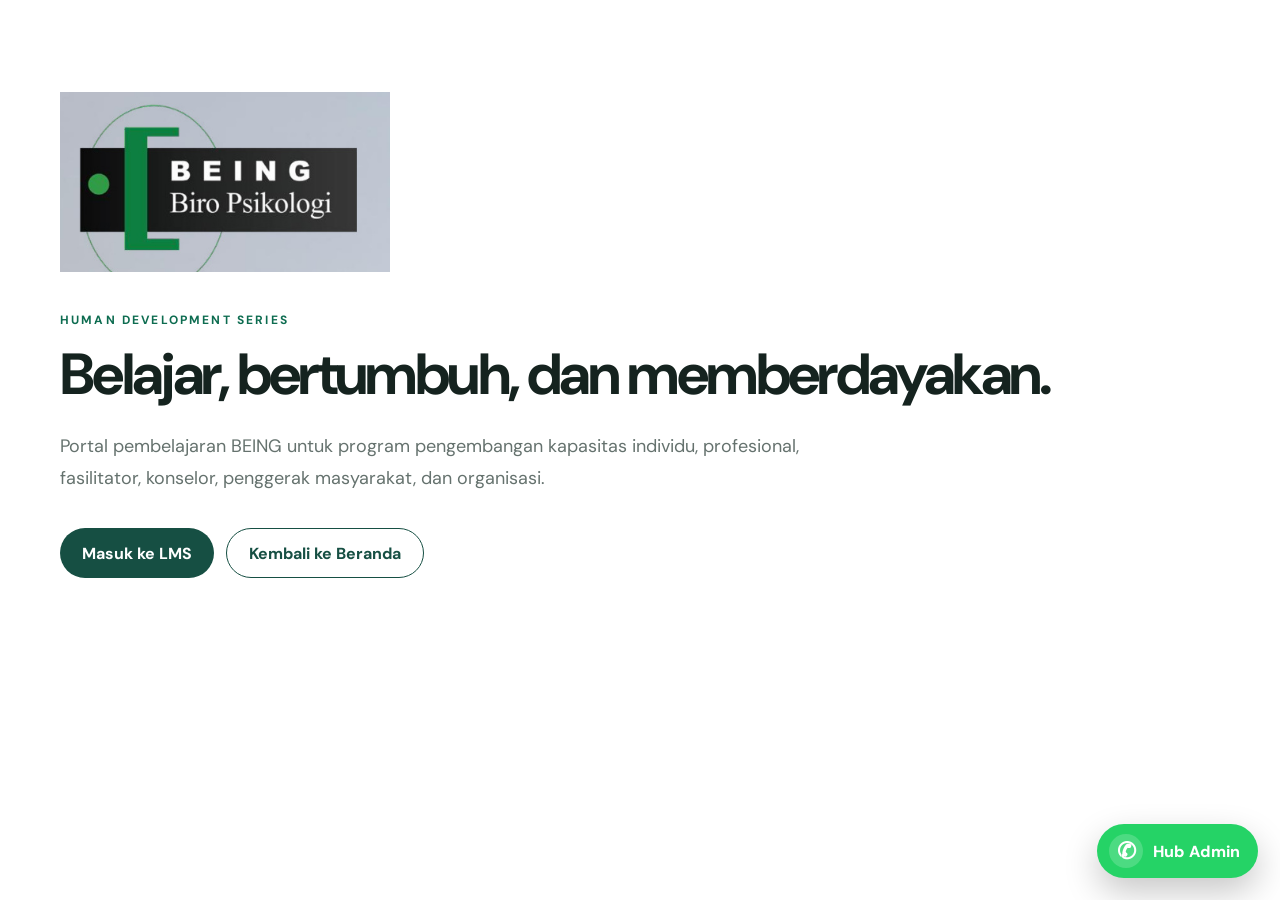
<file: human-development-series.html>
<!doctype html><html lang="id"><head><meta charset="utf-8"><meta name="viewport" content="width=device-width,initial-scale=1"><title>Human Development Series | BEING</title><link rel="stylesheet" href="assets/style.css?v=3.0"></head><body><main class="section"><div class="container"><img src="assets/being-logo.png" class="standalone-logo"><span class="kicker">HUMAN DEVELOPMENT SERIES</span><h2>Belajar, bertumbuh, dan memberdayakan.</h2><p style="max-width:760px;font-size:18px;line-height:1.8;color:#65726e">Portal pembelajaran BEING untuk program pengembangan kapasitas individu, profesional, fasilitator, konselor, penggerak masyarakat, dan organisasi.</p><div class="actions"><a class="btn primary" href="#">Masuk ke LMS</a><a class="btn secondary" href="index.html">Kembali ke Beranda</a></div></div></main>
  <a class="floating-wa"
     href="https://wa.me/6287775087431"
     target="_blank"
     rel="noopener"
     aria-label="Hubungi Hub Admin BEING"
     title="Hub Admin">
    <span class="floating-wa-icon">✆</span>
    <span class="floating-wa-text">Hub Admin</span>
  </a>

  <script src="assets/admin-whatsapp.js?v=3.0-final"></script>
</body></html>
</file>
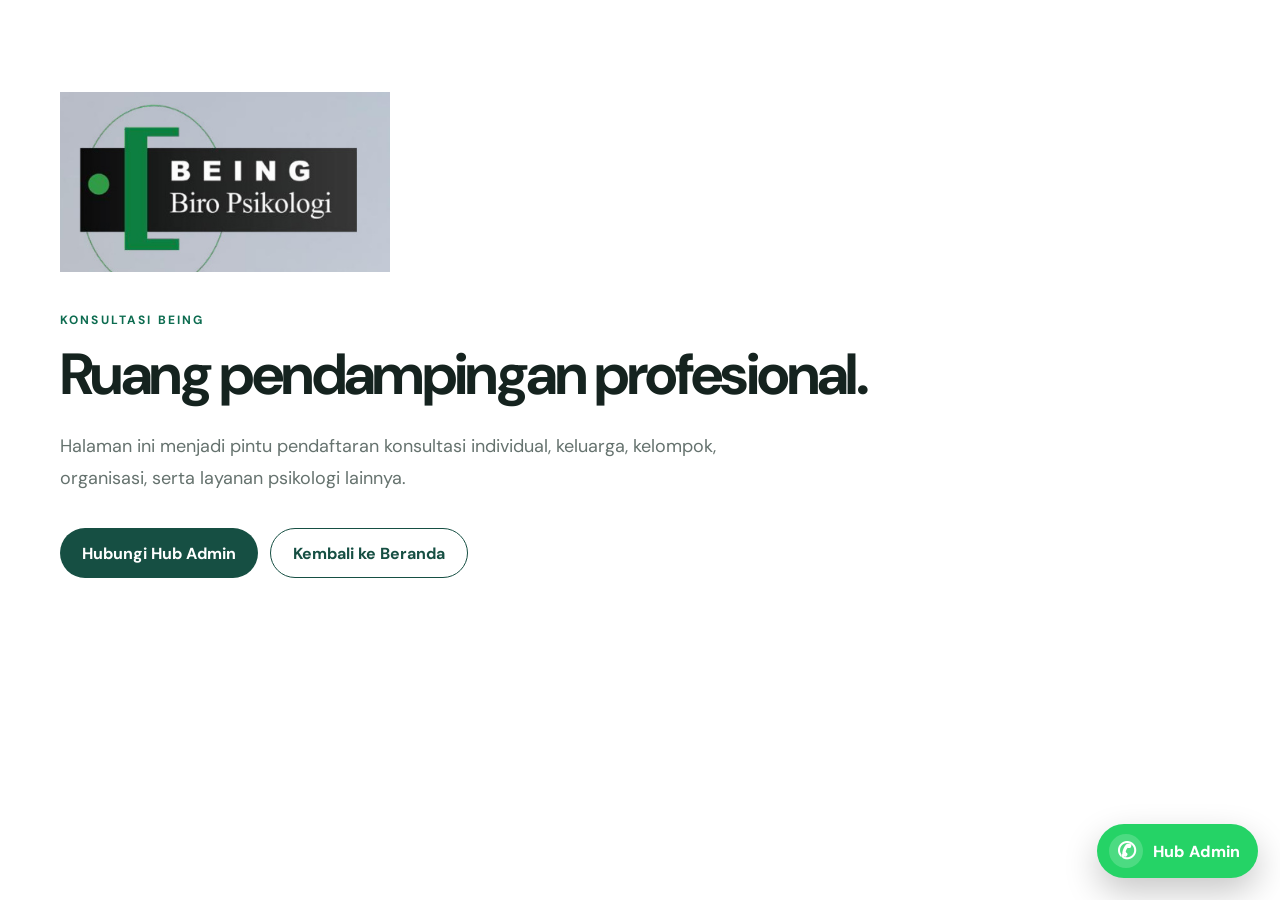
<file: konsultasi.html>
<!doctype html><html lang="id"><head><meta charset="utf-8"><meta name="viewport" content="width=device-width,initial-scale=1"><title>Konsultasi | BEING</title><link rel="stylesheet" href="assets/style.css?v=3.0"></head><body><main class="section"><div class="container"><img src="assets/being-logo.png" class="standalone-logo"><span class="kicker">KONSULTASI BEING</span><h2>Ruang pendampingan profesional.</h2><p style="max-width:720px;font-size:18px;line-height:1.8;color:#65726e">Halaman ini menjadi pintu pendaftaran konsultasi individual, keluarga, kelompok, organisasi, serta layanan psikologi lainnya.</p><div class="actions"><a class="btn primary" href="https://wa.me/6287775087431" target="_blank">Hubungi Hub Admin</a><a class="btn secondary" href="index.html">Kembali ke Beranda</a></div></div></main>
  <a class="floating-wa"
     href="https://wa.me/6287775087431"
     target="_blank"
     rel="noopener"
     aria-label="Hubungi Hub Admin BEING"
     title="Hub Admin">
    <span class="floating-wa-icon">✆</span>
    <span class="floating-wa-text">Hub Admin</span>
  </a>

  <script src="assets/admin-whatsapp.js?v=3.0-final"></script>
</body></html>
</file>
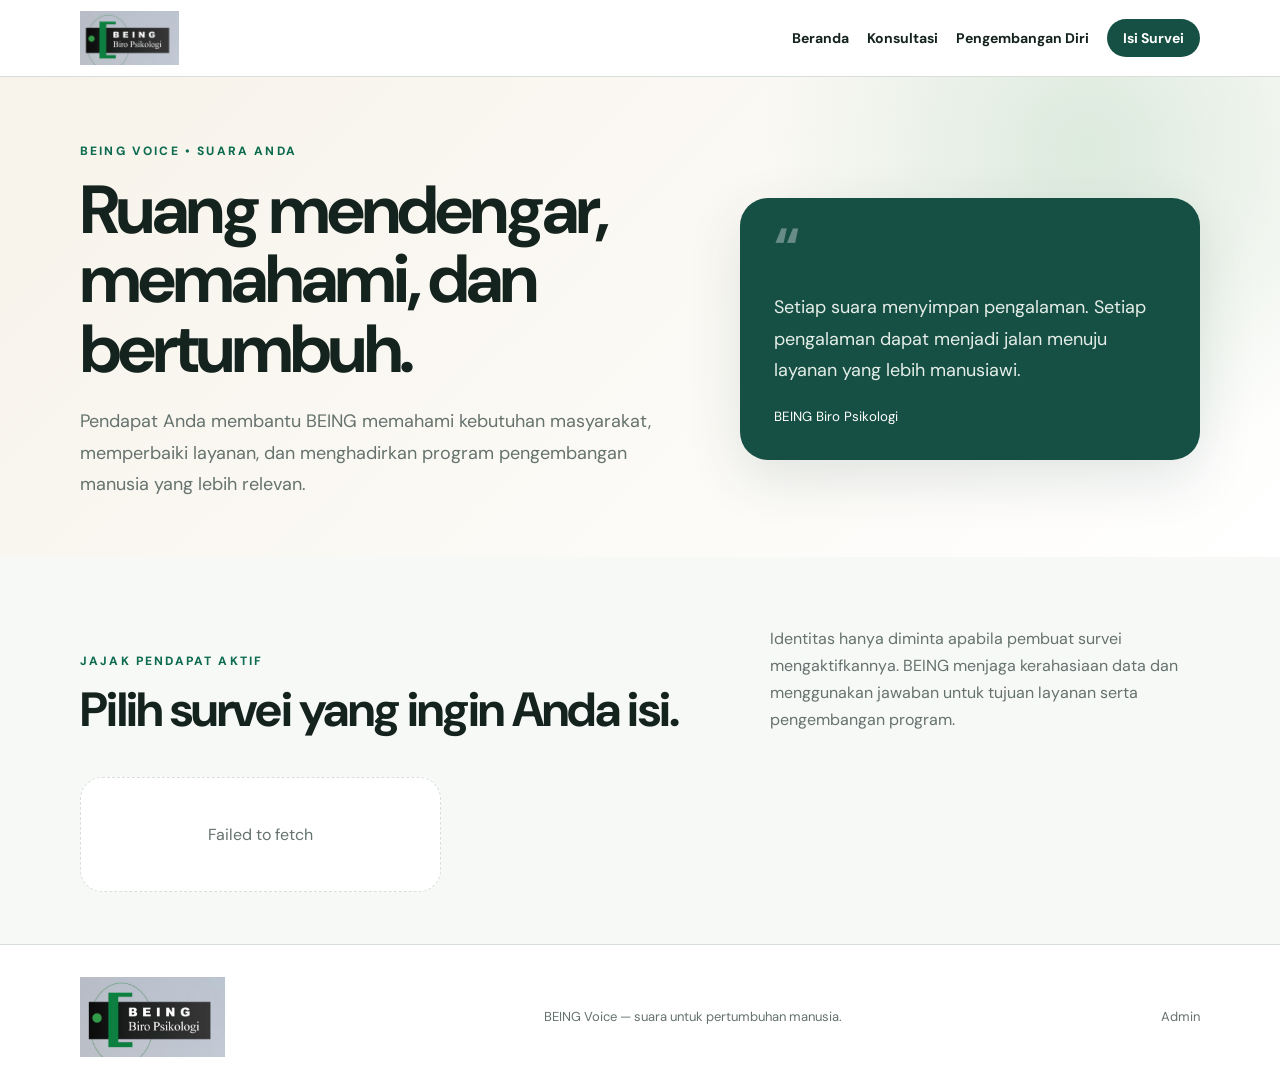
<file: suara-anda.html>
<!doctype html>
<html lang="id">
<head>
  <meta charset="utf-8">
  <meta name="viewport" content="width=device-width,initial-scale=1,viewport-fit=cover">
  <meta name="theme-color" content="#164f43">
  <meta name="description" content="BEING Voice — ruang mendengar, memahami, dan bertumbuh.">
  <title>Suara Anda | BEING Voice</title>
  <link rel="stylesheet" href="assets/style.css">
  <link rel="stylesheet" href="assets/voice.css">
</head>
<body class="voice-page">
<header class="voice-topbar">
  <div class="voice-shell voice-nav">
    <a class="voice-brand" href="index.html"><img src="assets/being-logo.png" alt="BEING Biro Psikologi"></a>
    <nav class="voice-links">
      <a href="index.html">Beranda</a>
      <a href="konsultasi.html">Konsultasi</a>
      <a href="human-development-series.html">Pengembangan Diri</a>
      <a class="pill" href="#survei">Isi Survei</a>
    </nav>
  </div>
</header>

<main>
  <section class="voice-hero">
    <div class="voice-shell voice-hero-grid">
      <div>
        <span class="voice-kicker">BEING VOICE • SUARA ANDA</span>
        <h1>Ruang mendengar, memahami, dan bertumbuh.</h1>
        <p>Pendapat Anda membantu BEING memahami kebutuhan masyarakat, memperbaiki layanan, dan menghadirkan program pengembangan manusia yang lebih relevan.</p>
      </div>
      <aside class="voice-quote">
        <b>“</b>
        <p>Setiap suara menyimpan pengalaman. Setiap pengalaman dapat menjadi jalan menuju layanan yang lebih manusiawi.</p>
        <small>BEING Biro Psikologi</small>
      </aside>
    </div>
  </section>

  <section class="voice-section" id="survei">
    <div class="voice-shell">
      <div class="voice-section-head">
        <div><span class="voice-kicker">JAJAK PENDAPAT AKTIF</span><h2>Pilih survei yang ingin Anda isi.</h2></div>
        <p>Identitas hanya diminta apabila pembuat survei mengaktifkannya. BEING menjaga kerahasiaan data dan menggunakan jawaban untuk tujuan layanan serta pengembangan program.</p>
      </div>
      <div id="surveyList" class="survey-grid">
        <div class="loading-state">Memuat survei BEING…</div>
      </div>
    </div>
  </section>
</main>

<div class="modal" id="surveyModal" aria-hidden="true">
  <div class="modal-card">
    <div class="modal-head">
      <div><span class="voice-kicker" id="modalCategory">SURVEI BEING</span><h2 id="modalTitle">Judul Survei</h2><p id="modalDescription"></p></div>
      <button class="icon-btn" id="closeModal" aria-label="Tutup">×</button>
    </div>
    <form id="surveyForm">
      <input type="hidden" id="surveyId">
      <div id="identityFields"></div>
      <div id="questionFields"></div>
      <div id="submitNotice"></div>
      <div class="form-actions">
        <button class="voice-btn secondary" type="button" id="cancelSurvey">Batal</button>
        <button class="voice-btn primary" type="submit" id="submitSurvey">Kirim Suara Anda</button>
      </div>
    </form>
  </div>
</div>

<footer class="voice-footer">
  <div class="voice-shell voice-footer-inner">
    <img src="assets/being-logo.png" alt="BEING">
    <span>BEING Voice — suara untuk pertumbuhan manusia.</span>
    <a href="admin.html">Admin</a>
  </div>
</footer>

<script src="assets/config.js?v=1.4.1"></script>
<script src="assets/voice-api.js?v=1.4.1"></script>
<script src="assets/voice-public.js?v=1.4.1"></script>
</body></html>
</file>
<file: assets/style.css>
@import url('https://fonts.googleapis.com/css2?family=DM+Sans:wght@400;500;600;700&family=Playfair+Display:ital,wght@1,600&display=swap');
:root{--green:#164f43;--green2:#0d6c50;--mint:#dceadf;--cream:#f6f2e9;--ink:#15231f;--muted:#65726e;--line:#d8dfdb;--white:#fff}
*{box-sizing:border-box}html{scroll-behavior:smooth}body{margin:0;font-family:'DM Sans',sans-serif;color:var(--ink);background:#fff}a{text-decoration:none;color:inherit}img{max-width:100%;display:block}.container{width:min(1160px,calc(100% - 36px));margin:auto}
.topbar{position:sticky;top:0;z-index:20;background:rgba(255,255,255,.94);backdrop-filter:blur(12px);border-bottom:1px solid var(--line)}.nav{height:78px;display:flex;align-items:center;justify-content:space-between}.brand img{width:195px;height:56px;object-fit:contain;object-position:left}.nav nav{display:flex;gap:26px;align-items:center}.nav nav a{font-weight:600;font-size:14px}.menu{display:none;border:0;background:none;font-size:26px}
.hero{padding:74px 0 58px;background:radial-gradient(circle at 82% 20%,#dceadd 0,transparent 30%),linear-gradient(130deg,#f8f6ef,#fff)}.hero-grid{display:grid;grid-template-columns:1.03fr .97fr;gap:58px;align-items:center}.kicker{display:inline-block;font-size:12px;letter-spacing:.18em;font-weight:700;color:var(--green2);margin-bottom:17px}.hero h1,.section h2,.cta h2{font-size:clamp(40px,6vw,72px);line-height:1.02;letter-spacing:-.045em;margin:0 0 25px}.hero h1{max-width:780px}.hero p{font-size:19px;line-height:1.7;color:var(--muted);max-width:650px}.actions{display:flex;gap:12px;flex-wrap:wrap;margin:34px 0}.btn{display:inline-flex;align-items:center;justify-content:center;min-height:50px;padding:0 22px;border-radius:999px;font-weight:700}.primary{background:var(--green);color:#fff}.secondary{border:1px solid var(--green);color:var(--green)}.trust{display:flex;gap:20px;flex-wrap:wrap;font-size:13px;font-weight:700}.trust span:before{content:'✓';margin-right:7px;color:var(--green2)}.hero-card{background:#fff;padding:12px;border-radius:28px;box-shadow:0 24px 70px rgba(20,60,48,.16);transform:rotate(1deg)}.hero-card img{height:510px;width:100%;object-fit:cover;border-radius:20px;object-position:center}.hero-card-caption{padding:18px 12px 12px;display:flex;justify-content:space-between;gap:20px}.hero-card-caption small{color:var(--muted);max-width:230px}
.quick-access{margin-top:-15px;padding-bottom:42px}.access-grid{display:grid;grid-template-columns:1fr 1fr;gap:18px}.access-card{border:1px solid var(--line);padding:28px;border-radius:22px;display:grid;grid-template-columns:auto 1fr auto;gap:20px;align-items:center;background:#fff;box-shadow:0 10px 35px rgba(16,60,46,.08)}.access-card.dark{background:var(--green);color:#fff}.access-card small{font-size:11px;letter-spacing:.14em}.access-card h3{margin:6px 0;font-size:23px}.access-card p{margin:0;color:var(--muted);line-height:1.5}.dark p{color:#dfe9e4}.icon{width:48px;height:48px;border-radius:50%;display:grid;place-items:center;background:var(--mint);font-size:24px;color:var(--green)}.dark .icon{background:rgba(255,255,255,.14);color:#fff}
.section{padding:92px 0}.split{display:grid;grid-template-columns:.8fr 1.2fr;gap:80px}.section h2{font-size:clamp(36px,5vw,58px)}.body-copy p{font-size:17px;line-height:1.8;color:var(--muted)}.values{display:grid;grid-template-columns:repeat(3,1fr);gap:18px;margin-top:58px}.values article,.services article{border:1px solid var(--line);border-radius:20px;padding:26px}.values b,.services span{color:var(--green2)}.values h3,.services h3{font-size:21px}.values p,.services p{color:var(--muted);line-height:1.6}.muted{background:var(--cream)}.section-head{display:flex;justify-content:space-between;gap:40px;align-items:end;margin-bottom:40px}.section-head h2{margin-bottom:0}.section-head>p{max-width:430px;color:var(--muted);line-height:1.7}.services{display:grid;grid-template-columns:repeat(3,1fr);gap:16px}.scope{margin-top:24px;padding:24px;border-radius:20px;background:var(--green);color:#fff;display:flex;gap:12px;flex-wrap:wrap;align-items:center}.scope h3{margin:0 12px 0 0}.scope span{padding:9px 14px;border:1px solid rgba(255,255,255,.25);border-radius:999px;font-size:13px}
.team-gallery{display:grid;grid-template-columns:repeat(3,1fr);gap:18px}.team-gallery img{height:390px;width:100%;object-fit:cover;object-position:top;border-radius:20px;border:1px solid var(--line)}
.clients{background:#f7faf7}.client-list{display:flex;flex-wrap:wrap;gap:12px;margin-top:32px}.client-list span{padding:16px 20px;background:#fff;border:1px solid var(--line);border-radius:14px;font-weight:700}
.cta{padding:32px 0 70px}.cta-box{background:var(--green);color:#fff;padding:54px;border-radius:28px;display:flex;justify-content:space-between;align-items:center;gap:40px}.cta h2{font-size:clamp(34px,5vw,54px);max-width:720px}.cta p{color:#dbe7e2}.light{color:#b7dfc7}.cta-actions{display:flex;flex-direction:column;gap:10px;min-width:190px}.white{background:#fff;color:var(--green)}.ghost{border:1px solid rgba(255,255,255,.45);color:#fff}
footer{border-top:1px solid var(--line);padding:24px 0}.footer-grid{display:grid;grid-template-columns:1fr 1fr 1fr;align-items:center}.footer-grid img{width:150px}.footer-grid p{text-align:center;color:var(--muted);font-size:13px}.footer-grid div{text-align:right;font-weight:700;font-size:13px}
@media(max-width:850px){.menu{display:block}.nav nav{display:none;position:absolute;top:78px;left:0;right:0;background:#fff;padding:20px 24px;flex-direction:column;align-items:flex-start;border-bottom:1px solid var(--line)}.nav nav.open{display:flex}.hero{padding-top:45px}.hero-grid,.split,.access-grid{grid-template-columns:1fr}.hero-card img{height:390px}.services{grid-template-columns:1fr 1fr}.values{grid-template-columns:1fr}.section-head{display:block}.team-gallery{grid-template-columns:1fr}.team-gallery img{height:auto}.cta-box{display:block;padding:34px}.cta-actions{margin-top:28px;flex-direction:row}.footer-grid{grid-template-columns:1fr;text-align:center;gap:14px}.footer-grid img{margin:auto}.footer-grid div{text-align:center}}
@media(max-width:560px){.container{width:min(100% - 24px,1160px)}.hero h1{font-size:42px}.hero p{font-size:16px}.actions{flex-direction:column}.btn{width:100%}.services{grid-template-columns:1fr}.access-card{grid-template-columns:auto 1fr;padding:21px}.access-card>b{display:none}.section{padding:66px 0}.cta-actions{flex-direction:column}.hero-card img{height:310px}.brand img{width:160px}}


/* Team cards — v1.4 */
.team-gallery{
  display:grid;
  grid-template-columns:repeat(2,minmax(0,1fr));
  gap:22px;
}
.team-profile-card{
  background:#fff;
  border:1px solid var(--line);
  border-radius:22px;
  overflow:hidden;
  box-shadow:0 12px 34px rgba(20,60,48,.08);
}
.team-profile-card>img,
.team-profile-card>a>img{
  width:100%;
  height:430px;
  object-fit:cover;
  object-position:top;
  border-radius:0;
  border:0;
}
.team-profile-card.featured>a>img{
  height:560px;
  object-fit:cover;
  object-position:top;
}
.team-card-copy{padding:22px 24px 25px}
.team-card-copy small{
  color:var(--green2);
  font-weight:800;
  letter-spacing:.12em;
  font-size:11px;
}
.team-card-copy h3{font-size:24px;margin:8px 0 10px}
.team-card-copy p{margin:0;color:var(--muted);line-height:1.65}
.team-profile-link{
  display:inline-flex;
  margin-top:15px;
  font-weight:800;
  color:var(--green);
}
@media(max-width:850px){
  .team-gallery{grid-template-columns:1fr}
  .team-profile-card>img,.team-profile-card>a>img,.team-profile-card.featured>a>img{height:auto}
}


/* Team section v1.9 — full images on desktop */
.team-gallery{
  display:grid;
  grid-template-columns:repeat(3,minmax(0,1fr));
  gap:22px;
  align-items:stretch;
}
.team-profile-card{
  display:flex;
  flex-direction:column;
  overflow:hidden;
  background:#fff;
  border:1px solid var(--line);
  border-radius:22px;
  box-shadow:0 12px 34px rgba(20,60,48,.08);
}
.team-profile-card>a{
  display:block;
  background:#f3f6f3;
}
.team-profile-card img,
.team-profile-card>a>img{
  display:block;
  width:100%;
  border:0;
  border-radius:0;
}
.team-profile-card.overview-card img{
  height:auto;
  aspect-ratio:805/1137;
  object-fit:contain;
  object-position:center top;
  background:#f5f6f4;
}
.team-profile-card.person-card img,
.team-profile-card.person-card>a>img{
  height:460px;
  object-fit:cover;
  object-position:center top;
}
.team-profile-card.tri-card img{
  object-fit:contain;
  background:#f5f6f4;
}
.team-card-copy{
  display:flex;
  flex-direction:column;
  flex:1;
  padding:22px 24px 25px;
}
.team-card-copy small{
  color:var(--green2);
  font-weight:800;
  letter-spacing:.12em;
  font-size:11px;
}
.team-card-copy h3{
  margin:8px 0 10px;
  font-size:23px;
  line-height:1.25;
}
.team-card-copy p{
  margin:0;
  color:var(--muted);
  line-height:1.65;
}
.team-profile-link{
  display:inline-flex;
  margin-top:auto;
  padding-top:15px;
  color:var(--green);
  font-weight:800;
}
@media(max-width:1050px){
  .team-gallery{grid-template-columns:repeat(2,minmax(0,1fr))}
}
@media(max-width:700px){
  .team-gallery{grid-template-columns:1fr}
  .team-profile-card.overview-card img{
    aspect-ratio:auto;
    height:auto;
  }
  .team-profile-card.person-card img,
  .team-profile-card.person-card>a>img{
    height:auto;
    max-height:none;
  }
}


/* Floating WhatsApp — v2.0 */
.floating-wa{
  position:fixed;
  right:22px;
  bottom:22px;
  z-index:9999;
  display:inline-flex;
  align-items:center;
  gap:10px;
  min-height:54px;
  padding:0 18px 0 12px;
  border-radius:999px;
  background:#25D366;
  color:#fff;
  font-weight:800;
  text-decoration:none;
  box-shadow:0 14px 34px rgba(0,0,0,.22);
  transition:transform .2s ease, box-shadow .2s ease;
}
.floating-wa:hover{
  transform:translateY(-3px);
  box-shadow:0 18px 42px rgba(0,0,0,.28);
}
.floating-wa-icon{
  display:grid;
  place-items:center;
  width:34px;
  height:34px;
  border-radius:50%;
  background:rgba(255,255,255,.18);
  font-size:23px;
  line-height:1;
}
.floating-wa-text{
  white-space:nowrap;
}
@media(max-width:600px){
  .floating-wa{
    right:14px;
    bottom:14px;
    width:56px;
    height:56px;
    min-height:56px;
    padding:0;
    justify-content:center;
  }
  .floating-wa-icon{
    width:auto;
    height:auto;
    background:transparent;
    font-size:27px;
  }
  .floating-wa-text{
    display:none;
  }
}


/* BEING Professional v3.0 */
.topbar .nav{height:96px}
.brand{display:flex;align-items:center;min-width:280px}
.brand img{width:270px;height:82px;object-fit:contain;object-position:left center}
.standalone-logo{width:min(330px,72vw);height:auto;margin-bottom:36px}

.team-role-block{margin-top:58px}
.team-role-head{display:flex;align-items:center;gap:16px;margin-bottom:20px;padding-bottom:14px;border-bottom:1px solid var(--line)}
.team-role-head>span{width:42px;height:42px;display:grid;place-items:center;border-radius:50%;background:var(--green);color:#fff;font-weight:800;font-size:13px;flex:0 0 auto}
.team-role-head small{display:block;color:var(--green2);font-size:10px;letter-spacing:.14em;font-weight:800;margin-bottom:3px}
.team-role-head h3{margin:0;font-size:28px}
.team-gallery-lead{grid-template-columns:minmax(0,560px)}
.profile-poster-card img,.profile-poster-card>a>img{height:auto!important;aspect-ratio:auto!important;object-fit:contain!important;object-position:center top!important;background:#f5f6f4}
.team-profile-card{transition:transform .22s ease,box-shadow .22s ease}
.team-profile-card:hover{transform:translateY(-4px);box-shadow:0 18px 44px rgba(20,60,48,.13)}

.client-section-head{margin-bottom:28px}
.client-logo-grid{display:grid;grid-template-columns:repeat(5,minmax(0,1fr));gap:14px}
.client-logo-card{min-height:142px;padding:18px;background:#fff;border:1px solid var(--line);border-radius:18px;display:flex;flex-direction:column;align-items:center;justify-content:center;gap:12px;box-shadow:0 8px 24px rgba(20,60,48,.05)}
.client-logo-card img{width:100%;height:72px;object-fit:contain;object-position:center;filter:none}
.client-logo-card span{font-size:12px;font-weight:700;color:var(--muted);text-align:center}
.footer-grid>img{width:220px;height:90px;object-fit:contain;object-position:left center}
.footer-links{display:flex;gap:12px;justify-content:flex-end;align-items:center;flex-wrap:wrap;font-size:12px!important}
.footer-links a{white-space:nowrap}

@media(max-width:1050px){
  .client-logo-grid{grid-template-columns:repeat(4,minmax(0,1fr))}
}
@media(max-width:850px){
  .topbar .nav{height:88px}.nav nav{top:88px}
  .brand{min-width:0}.brand img{width:230px;height:74px}
  .client-logo-grid{grid-template-columns:repeat(3,minmax(0,1fr))}
  .team-gallery-lead{grid-template-columns:1fr}
  .footer-grid>img{object-position:center}
  .footer-links{justify-content:center}
}
@media(max-width:600px){
  .brand img{width:205px;height:68px}
  .client-logo-grid{grid-template-columns:repeat(2,minmax(0,1fr));gap:10px}
  .client-logo-card{min-height:116px;padding:12px}.client-logo-card img{height:58px}
  .team-role-block{margin-top:44px}.team-role-head h3{font-size:23px}
  .floating-wa{width:auto;height:54px;min-height:54px;padding:0 15px 0 11px;gap:8px}
  .floating-wa-icon{width:32px;height:32px;background:rgba(255,255,255,.18);font-size:22px}
  .floating-wa-text{display:inline;font-size:13px}
}

/* Hub Admin confirmation — v3.0 Final */
.wa-modal-open{overflow:hidden}
.being-wa-modal{position:fixed;inset:0;z-index:12000;display:none;align-items:center;justify-content:center;padding:20px}
.being-wa-modal.is-open{display:flex}
.being-wa-backdrop{position:absolute;inset:0;background:rgba(8,22,18,.64);backdrop-filter:blur(5px)}
.being-wa-dialog{position:relative;z-index:1;width:min(520px,100%);background:#fff;border:1px solid rgba(20,80,60,.14);border-radius:24px;padding:34px;box-shadow:0 30px 90px rgba(0,0,0,.28)}
.being-wa-close{position:absolute;right:16px;top:14px;width:38px;height:38px;border:0;border-radius:50%;background:#f1f4f2;color:#30433d;font-size:26px;line-height:1;cursor:pointer}
.being-wa-mark{width:52px;height:52px;display:grid;place-items:center;border-radius:16px;background:#25D366;color:#fff;font-size:25px;margin-bottom:18px}
.being-wa-kicker{display:block;color:var(--green2);font-size:10px;letter-spacing:.14em;font-weight:800;margin-bottom:7px}
.being-wa-dialog h2{margin:0 0 10px;font-size:30px;color:var(--ink)}
.being-wa-dialog p{margin:0;color:var(--muted);font-size:15px;line-height:1.75}
.being-wa-actions{display:flex;justify-content:flex-end;gap:10px;margin-top:26px;flex-wrap:wrap}
@media(max-width:600px){
  .being-wa-modal{align-items:flex-end;padding:12px}
  .being-wa-dialog{border-radius:22px;padding:28px 20px 20px}
  .being-wa-dialog h2{font-size:25px}
  .being-wa-actions{display:grid;grid-template-columns:1fr 1fr}
  .being-wa-actions .btn{justify-content:center;text-align:center}
}


/* BEING Professional v3.0.1 — footer controls & mobile spacing */
footer{padding:30px 0 112px}
.footer-links{gap:14px!important}
.footer-links a{
  min-height:48px;
  padding:0 15px;
  border:1px solid var(--line);
  border-radius:999px;
  display:inline-flex;
  align-items:center;
  justify-content:center;
  background:#fff;
  font-size:14px;
  font-weight:800;
  line-height:1.2;
  transition:transform .2s ease,box-shadow .2s ease,border-color .2s ease;
}
.footer-links a:hover{transform:translateY(-2px);box-shadow:0 8px 22px rgba(20,60,48,.10);border-color:#b9c9c0}
.footer-links a:last-child{min-width:154px}

@media(max-width:850px){
  footer{padding-bottom:108px}
  .footer-links{gap:10px!important}
  .footer-links a{font-size:14px;min-height:50px;padding:0 16px}
}
@media(max-width:600px){
  footer{padding-bottom:104px}
  .footer-links{display:grid;grid-template-columns:1fr 1fr;width:100%;gap:10px!important}
  .footer-links a{width:100%;min-height:52px;font-size:14px;padding:0 10px;white-space:normal;text-align:center}
  .footer-links a:last-child{grid-column:1/-1;min-width:0}
  .floating-wa{right:14px;bottom:14px}
}


/* BEING Professional v3.0.2 — social icon buttons */
.footer-links .social-icon{
  width:54px;
  height:54px;
  min-width:54px;
  min-height:54px;
  padding:0;
  border-radius:50%;
  color:var(--green);
}
.footer-links .social-icon svg{width:25px;height:25px;display:block;fill:currentColor}
.footer-links .instagram:hover{color:#9f2b68}
.footer-links .facebook:hover{color:#1877f2}
.footer-links .back-top{min-width:154px}
@media(max-width:600px){
  .footer-links{display:flex;justify-content:center;align-items:center;flex-wrap:wrap}
  .footer-links .social-icon{width:56px;height:56px;min-width:56px;min-height:56px;flex:0 0 56px}
  .footer-links .back-top{width:100%;min-height:52px;flex:1 0 100%}
}
</file>
<file: assets/voice.css>
[hidden]{display:none!important}
:root{
  --bv-green:#164f43;--bv-green2:#0d6c50;--bv-mint:#dceadf;--bv-cream:#f6f2e9;
  --bv-ink:#15231f;--bv-muted:#65726e;--bv-line:#d8dfdb;--bv-white:#fff;
  --bv-danger:#a13d3d;--bv-warning:#b87516;--bv-shadow:0 18px 55px rgba(20,60,48,.12)
}
*{box-sizing:border-box}
body.voice-page{margin:0;background:#f7f9f7;color:var(--bv-ink);font-family:'DM Sans',Arial,sans-serif}
.voice-shell{width:min(1120px,calc(100% - 28px));margin:auto}
.voice-topbar{position:sticky;top:0;z-index:30;background:rgba(255,255,255,.95);backdrop-filter:blur(12px);border-bottom:1px solid var(--bv-line)}
.voice-nav{height:76px;display:flex;align-items:center;justify-content:space-between;gap:20px}
.voice-brand img{width:180px;height:54px;object-fit:contain;object-position:left}
.voice-links{display:flex;gap:18px;align-items:center}
.voice-links a{font-weight:700;font-size:14px;color:var(--bv-ink);text-decoration:none}
.voice-links .pill{padding:10px 16px;border-radius:999px;background:var(--bv-green);color:white}
.voice-hero{padding:62px 0 38px;background:radial-gradient(circle at 85% 15%,#dceadd 0,transparent 28%),linear-gradient(135deg,#f7f3ea,#fff)}
.voice-hero-grid{display:grid;grid-template-columns:1fr .75fr;gap:46px;align-items:center}
.voice-kicker{font-size:12px;letter-spacing:.18em;font-weight:800;color:var(--bv-green2)}
.voice-hero h1{font-size:clamp(40px,6vw,68px);line-height:1.02;letter-spacing:-.045em;margin:16px 0 22px}
.voice-hero p{font-size:18px;line-height:1.75;color:var(--bv-muted)}
.voice-quote{background:var(--bv-green);color:#fff;border-radius:28px;padding:34px;box-shadow:var(--bv-shadow)}
.voice-quote b{font-size:58px;line-height:.6;opacity:.35}
.voice-quote p{color:#e5eee9;font-size:18px}
.voice-section{padding:52px 0}
.voice-section-head{display:flex;justify-content:space-between;gap:30px;align-items:end;margin-bottom:28px}
.voice-section-head h2{font-size:clamp(30px,4vw,48px);letter-spacing:-.035em;margin:8px 0}
.voice-section-head p{max-width:430px;color:var(--bv-muted);line-height:1.7}
.survey-grid{display:grid;grid-template-columns:repeat(3,1fr);gap:18px}
.survey-card{background:#fff;border:1px solid var(--bv-line);border-radius:22px;padding:24px;box-shadow:0 8px 30px rgba(20,60,48,.06);display:flex;flex-direction:column;min-height:250px}
.survey-card .badge{display:inline-flex;align-self:flex-start;padding:7px 10px;border-radius:999px;background:var(--bv-mint);color:var(--bv-green);font-size:11px;font-weight:800;letter-spacing:.08em}
.survey-card h3{font-size:23px;margin:18px 0 10px}
.survey-card p{color:var(--bv-muted);line-height:1.6;flex:1}
.survey-meta{display:flex;justify-content:space-between;color:var(--bv-muted);font-size:12px;margin:12px 0 18px}
.voice-btn{border:0;border-radius:999px;min-height:46px;padding:0 19px;font:inherit;font-weight:800;cursor:pointer;display:inline-flex;align-items:center;justify-content:center;text-decoration:none}
.voice-btn.primary{background:var(--bv-green);color:#fff}
.voice-btn.secondary{background:#fff;color:var(--bv-green);border:1px solid var(--bv-green)}
.voice-btn.danger{background:#fff1f1;color:var(--bv-danger);border:1px solid #efcaca}
.voice-btn.small{min-height:36px;padding:0 13px;font-size:12px}
.empty-state,.loading-state{padding:46px;text-align:center;background:#fff;border:1px dashed var(--bv-line);border-radius:22px;color:var(--bv-muted)}
.modal{position:fixed;inset:0;background:rgba(10,25,20,.62);z-index:60;display:none;align-items:flex-start;justify-content:center;padding:30px 14px;overflow:auto}
.modal.open{display:flex}
.modal-card{width:min(760px,100%);background:#fff;border-radius:26px;padding:30px;box-shadow:0 30px 90px rgba(0,0,0,.25)}
.modal-head{display:flex;justify-content:space-between;gap:16px;align-items:flex-start;border-bottom:1px solid var(--bv-line);padding-bottom:18px;margin-bottom:20px}
.modal-head h2{margin:4px 0 0;font-size:30px}
.icon-btn{border:0;background:#eef3ef;width:40px;height:40px;border-radius:50%;cursor:pointer;font-size:20px}
.form-field{margin:0 0 22px}
.form-field>label,.question-label{display:block;font-weight:800;margin-bottom:9px}
.form-field small{display:block;color:var(--bv-muted);margin-top:6px}
.form-control{width:100%;border:1px solid var(--bv-line);border-radius:13px;padding:13px 14px;font:inherit;background:#fff}
textarea.form-control{min-height:110px;resize:vertical}
.option-list{display:grid;gap:10px}
.option{display:flex;gap:10px;align-items:flex-start;border:1px solid var(--bv-line);padding:12px;border-radius:13px}
.option input{margin-top:3px}
.required{color:var(--bv-danger)}
.scale-row{display:flex;gap:8px;flex-wrap:wrap}
.scale-item{min-width:48px}
.scale-item input{display:none}
.scale-item label{display:grid;place-items:center;width:48px;height:48px;border:1px solid var(--bv-line);border-radius:12px;cursor:pointer;font-weight:800}
.scale-item input:checked+label{background:var(--bv-green);color:#fff;border-color:var(--bv-green)}
.form-actions{display:flex;justify-content:flex-end;gap:10px;border-top:1px solid var(--bv-line);padding-top:20px}
.notice{padding:13px 15px;border-radius:13px;margin:12px 0}
.notice.success{background:#e7f5eb;color:#205d36}
.notice.error{background:#fff0f0;color:#873535}
.voice-footer{padding:32px 0;border-top:1px solid var(--bv-line);background:#fff}
.voice-footer-inner{display:flex;justify-content:space-between;align-items:center;gap:20px;color:var(--bv-muted);font-size:13px}
.voice-footer img{width:145px}

/* Admin */
.admin-login{min-height:100vh;display:grid;place-items:center;padding:22px;background:linear-gradient(135deg,#eff5ef,#faf6ed)}
.login-card{width:min(450px,100%);background:#fff;padding:34px;border-radius:26px;box-shadow:var(--bv-shadow)}
.login-card img{width:190px;margin-bottom:24px}
.login-card h1{font-size:36px;margin:0 0 10px}
.admin-layout{display:grid;grid-template-columns:250px 1fr;min-height:100vh}
.admin-sidebar{background:var(--bv-green);color:#fff;padding:25px 18px;position:sticky;top:0;height:100vh}
.admin-sidebar img{width:180px;background:#fff;border-radius:12px;padding:7px;margin:0 0 28px}
.admin-menu{display:grid;gap:8px}
.admin-menu button{border:0;background:transparent;color:#dce9e3;text-align:left;padding:13px 14px;border-radius:12px;font:inherit;font-weight:700;cursor:pointer}
.admin-menu button.active,.admin-menu button:hover{background:rgba(255,255,255,.13);color:#fff}
.admin-main{padding:30px;background:#f6f8f6;min-width:0}
.admin-header{display:flex;justify-content:space-between;gap:20px;align-items:center;margin-bottom:26px}
.admin-header h1{margin:0;font-size:34px}
.admin-panel{display:none}.admin-panel.active{display:block}
.stats-grid{display:grid;grid-template-columns:repeat(4,1fr);gap:14px;margin-bottom:25px}
.stat-card{background:#fff;border:1px solid var(--bv-line);border-radius:18px;padding:19px}
.stat-card small{color:var(--bv-muted);font-weight:700}.stat-card strong{display:block;font-size:34px;margin-top:8px}
.admin-card{background:#fff;border:1px solid var(--bv-line);border-radius:20px;padding:22px;margin-bottom:18px}
.admin-card-head{display:flex;justify-content:space-between;gap:16px;align-items:center;margin-bottom:16px}
.admin-card-head h2{margin:0;font-size:22px}
.table-wrap{overflow:auto}
.admin-table{width:100%;border-collapse:collapse;min-width:760px}
.admin-table th,.admin-table td{text-align:left;border-bottom:1px solid var(--bv-line);padding:13px 10px;vertical-align:top;font-size:14px}
.admin-table th{color:var(--bv-muted);font-size:12px;letter-spacing:.06em}
.status-chip{display:inline-flex;padding:6px 9px;border-radius:999px;font-size:11px;font-weight:800}
.status-chip.active{background:#e5f5e9;color:#27633a}.status-chip.draft{background:#fff2d8;color:#7b571b}.status-chip.closed{background:#eee;color:#555}
.inline-actions{display:flex;gap:6px;flex-wrap:wrap}
.builder-grid{display:grid;grid-template-columns:360px 1fr;gap:18px}
.question-builder-list{display:grid;gap:10px}
.question-item{border:1px solid var(--bv-line);border-radius:14px;padding:14px;background:#fff}
.question-item b{display:block;margin-bottom:5px}.question-item small{color:var(--bv-muted)}
.chart-list{display:grid;gap:24px}
.chart-block{border:1px solid var(--bv-line);border-radius:16px;padding:18px}
.chart-block h3{margin-top:0}
.bar-row{display:grid;grid-template-columns:minmax(110px,220px) 1fr 48px;gap:10px;align-items:center;margin:10px 0}
.bar-track{height:13px;background:#edf1ee;border-radius:999px;overflow:hidden}
.bar-fill{height:100%;background:var(--bv-green);border-radius:999px}
@media(max-width:900px){
 .voice-hero-grid,.survey-grid{grid-template-columns:1fr 1fr}
 .admin-layout{grid-template-columns:1fr}.admin-sidebar{height:auto;position:relative}.admin-menu{grid-template-columns:repeat(3,1fr)}
 .builder-grid{grid-template-columns:1fr}.stats-grid{grid-template-columns:1fr 1fr}
}
@media(max-width:650px){
 .voice-links a:not(.pill){display:none}.voice-hero-grid,.survey-grid{grid-template-columns:1fr}
 .voice-section-head,.voice-footer-inner{display:block}.voice-footer img{margin-bottom:12px}
 .modal-card{padding:20px}.form-actions{flex-direction:column}.form-actions .voice-btn{width:100%}
 .admin-main{padding:18px}.admin-menu{grid-template-columns:1fr 1fr}.stats-grid{grid-template-columns:1fr 1fr}
 .admin-header{align-items:flex-start}.admin-header .voice-btn{font-size:0;width:44px;padding:0}.admin-header .voice-btn:after{content:'+';font-size:22px}
}

.access-gate{max-width:620px;margin:auto;background:#fff;border:1px solid var(--bv-line);border-radius:22px;padding:28px;box-shadow:var(--bv-shadow)}
.access-gate h2{margin:8px 0 10px;font-size:30px}.access-gate p{color:var(--bv-muted);line-height:1.6}
.share-box{background:#f4f8f5;border:1px solid var(--bv-line);border-radius:14px;padding:13px;margin-top:12px}
.share-box code{display:block;word-break:break-all;font-size:12px;color:var(--bv-muted)}


/* Floating WhatsApp — v2.0 */
.floating-wa{
  position:fixed;
  right:22px;
  bottom:22px;
  z-index:9999;
  display:inline-flex;
  align-items:center;
  gap:10px;
  min-height:54px;
  padding:0 18px 0 12px;
  border-radius:999px;
  background:#25D366;
  color:#fff;
  font-weight:800;
  text-decoration:none;
  box-shadow:0 14px 34px rgba(0,0,0,.22);
  transition:transform .2s ease,box-shadow .2s ease;
}
.floating-wa:hover{transform:translateY(-3px);box-shadow:0 18px 42px rgba(0,0,0,.28)}
.floating-wa-icon{
  display:grid;
  place-items:center;
  width:34px;
  height:34px;
  border-radius:50%;
  background:rgba(255,255,255,.18);
  font-size:23px;
}
.floating-wa-text{white-space:nowrap}
@media(max-width:600px){
  .floating-wa{
    right:14px;
    bottom:14px;
    width:56px;
    height:56px;
    min-height:56px;
    padding:0;
    justify-content:center;
  }
  .floating-wa-icon{width:auto;height:auto;background:transparent;font-size:27px}
  .floating-wa-text{display:none}
}
</file>
